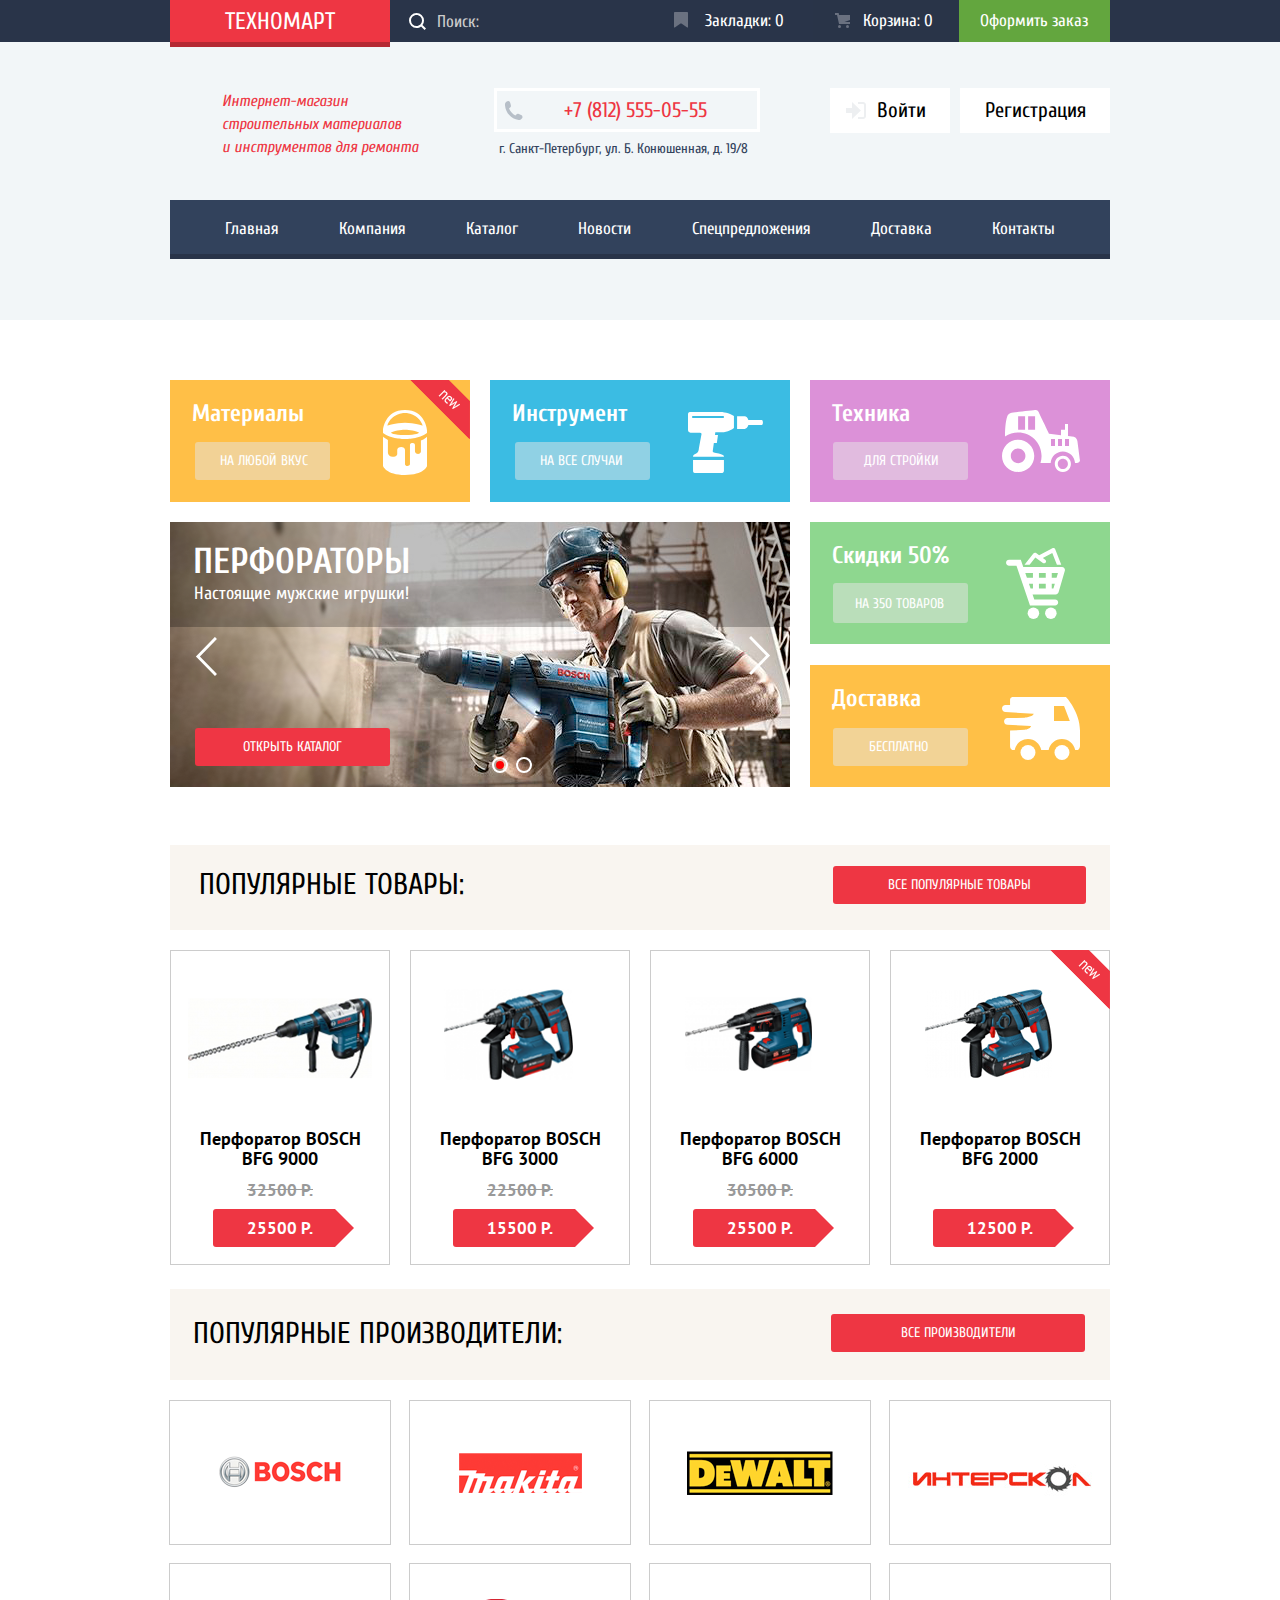
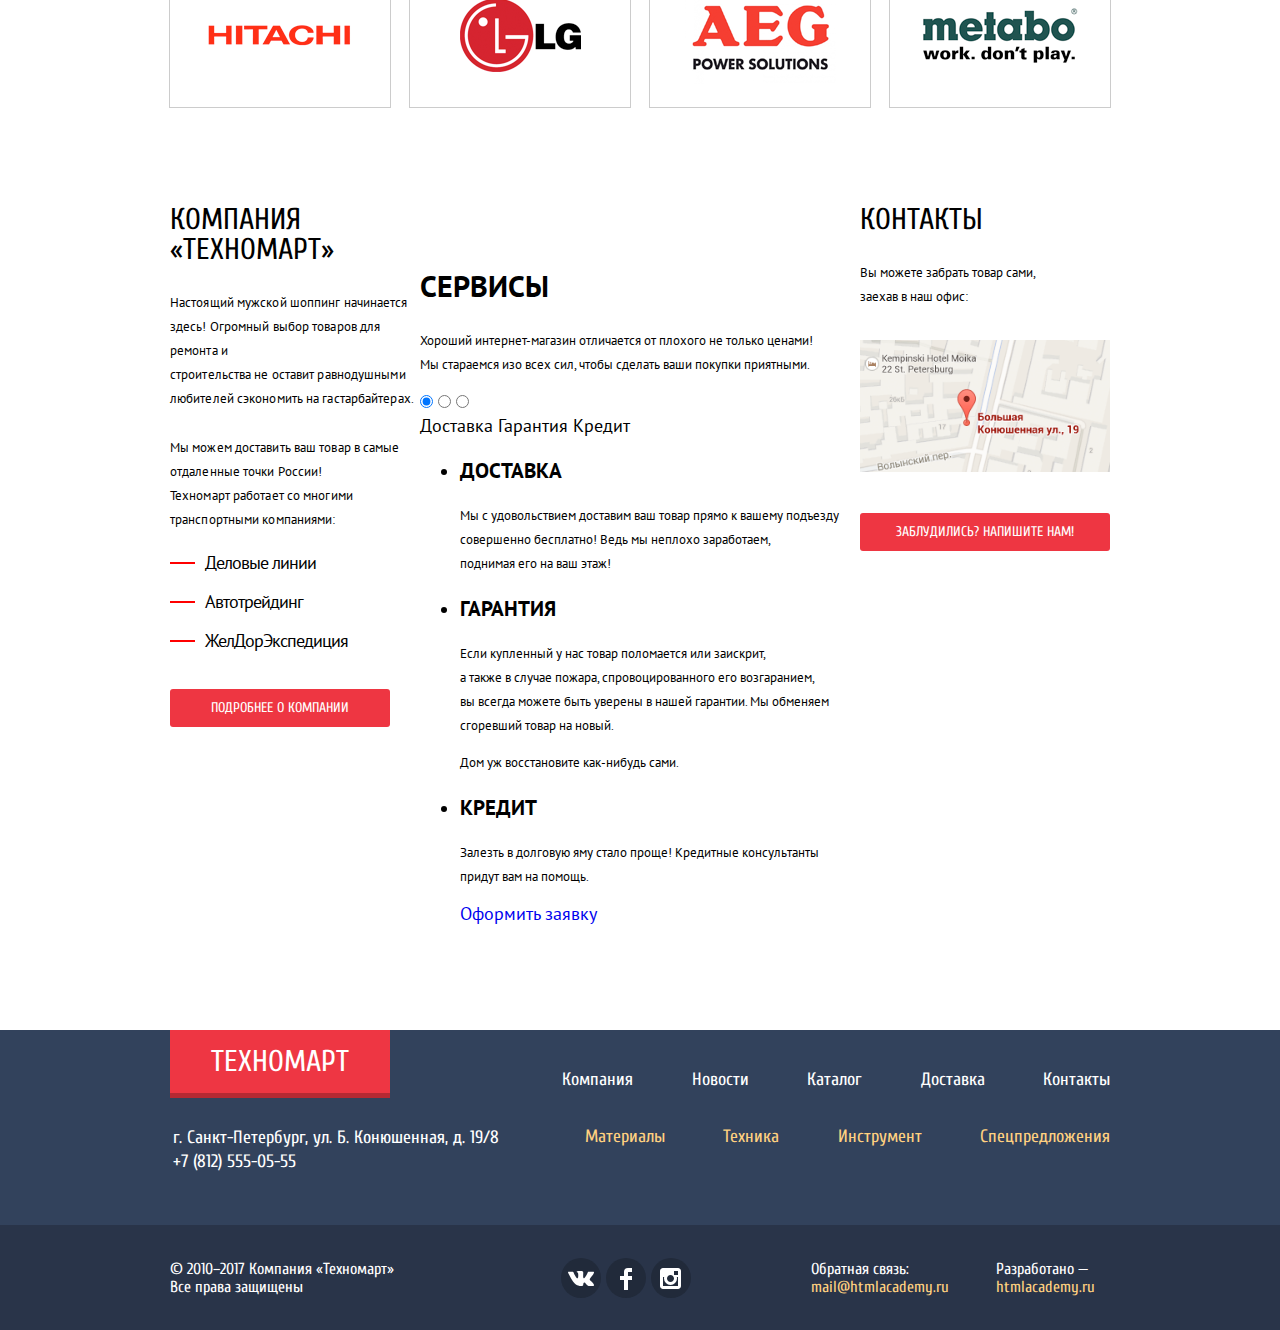
<file: index.html>
<!DOCTYPE html>
<html lang="ru">
  <head>
    <meta charset="utf-8">
    <title>HTML Academy: Техномарт</title>
     <link href="https://fonts.googleapis.com/css?family=Cuprum:400,400i,700,700i&amp;subset=cyrillic" rel="stylesheet">
   <link href="https://fonts.googleapis.com/css?family=PT+Sans:400,400i,700,700i&amp;subset=cyrillic" rel="stylesheet">
    <link rel="stylesheet" href="css/normalize.css">
    <link rel="stylesheet" href="css/style.css">
</head>


  <body>
        <header class="main-header">
            <div class="header-nav">
                <div class="wrapper">
                    <div class="header-nav-block">
                         <a class="site-name button-red" aria-label="Ссылка на главную страницу"><span>ТЕХНОМАРТ</span></a>
                         <div class="header-search">
                            <form class="form-post" method="post" action="https://echo.htmlacademy.ru">     
                               <input  type="text" class="search-input" name="search" placeholder="Поиск:" aria-label="Поле поиска">
                               <input  type="submit" class="search-button" value=""  aria-label="Кнопка Поиск на странице Техномарт">
                            </form>
                         </div>
                      </div>

                      <div class="order-header-list">
                          <ul class="order-header">
                              <li>
                                  <a href="#" aria-label="Ссылка на страницу закладки">Закладки: 0
                                      <svg version="1.1" xmlns="http://www.w3.org/2000/svg" xmlns:xlink="http://www.w3.org/1999/xlink" x="0px" y="0px"
                                       width="14px" height="16px" viewBox="0 0 14 16" enable-background="new 0 0 14 16" xml:space="preserve">
                                          <path fill="#6a7180" d="M14,15c0,0.55-0.368,0.741-0.818,0.426l-5.363-3.765c-0.45-0.315-1.187-0.315-1.637,0l-5.364,3.765
                                        C0.368,15.741,0,15.55,0,15V1c0-0.55,0.45-1,1-1h12c0.55,0,1,0.45,1,1V15z"/>
                                      </svg>
                                  </a>
                              </li>
                              <li>
                                  <a href="#" aria-label="Ссылка на страницу корзина">Корзина: 0
                                      <svg version="1.1" xmlns="http://www.w3.org/2000/svg" xmlns:xlink="http://www.w3.org/1999/xlink" x="0px" y="0px"
                                             width="15px" height="15px" viewBox="0 0 15 15" enable-background="new 0 0 15 15" xml:space="preserve">
                                            <g>
                                            <circle fill="#6a7180" cx="4.5" cy="13.5" r="1.5"/>
                                            <circle fill="#6a7180" cx="12.5" cy="13.5" r="1.5"/>
                                            <polygon fill="#6a7180" points="15,2 4.07,2 3.648,0 0,0 0,2 2.031,2 4.016,11 15,11 15,9 9.441,9 15,6.951   "/>
                                            </g>
                                      </svg>
                                  </a>
                              </li>
                              <li>
                                  <a href="#" class="buy" aria-label="Ссылка на страницу оформить заказ">Оформить заказ</a>
                              </li>
                            </ul>
                        </div>
                    </div>
                </div>

                <div class="header-columns">
                    <div class="wrapper">
                        <div class="header-columns-item">
                    		    <h1>Интeрнет-магазин <br>
                                строительных материалов <br> 
                                и инструментов для ремонта
                            </h1>
                        </div>

                    		<div class="header-contact">	
                  	        <a href="tel:+7(812)555-05-55" aria-label="Ссылка на номер телефона Техномарта">+7 (812) 555-05-55</a>
                  			    <span>г. Санкт-Петербург, ул. Б. Конюшенная, д. 19/8</span>
                    		</div>
                              
                        <div class="user-navigation">
                            <ul class="user-navigation-list">
                                <li>
                                    <a href="#" class="login-link" aria-label="Ссылка на страницу Войти">Войти
                                        <svg version="1.1" id="Layer_1" xmlns="http://www.w3.org/2000/svg" xmlns:xlink="http://www.w3.org/1999/xlink" x="0px" y="0px"
                                        width="20px" height="17px" viewBox="0 0 20 17" enable-background="new 0 0 20 17" xml:space="preserve">
                                        <g>
                                        <polygon fill="#edeff1" points="14.875,8.5 6,0 6,6 0,6 0,11 6,11 6,17   "/>
                                        </g>
                                        <path fill="#edeff1" d="M16.986,15.01h-5.027V17h5.027c2.178,0,3.004-1.81,3.029-3.026V3.028C19.99,1.811,19.164,0,16.986,0h-5.027
                                        v1.99h5.027c0.839,0,0.992,0.681,1.01,1.057v10.904C17.979,14.327,17.825,15.01,16.986,15.01z"/>
                                        </svg>
                                    </a>
                                  </li>
                                  <li>
                                      <a href="#" class="registration" aria-label="Ссылка на страницу Регистрация">Регистрация</a>
                                  </li>
                            </ul>
                        </div>
                    </div>
                </div>  
     
                <div class="wrapper">
                    <div class="site-nav-div">
                    		<nav class="site-nav">
                      			<a aria-label="Ссылка на страницу Главная">Главная</a>
                      			<a href="#" aria-label="Ссылка на страницу Компания">Компания</a>
                      			<a href="catalog.html" aria-label="Ссылка на страницу Каталог">Каталог</a>
                      			<a href="#" aria-label="Ссылка на страницу Новости">Новости</a>
                      			<a href="#" aria-label="Ссылка на страницу Спацпродложения">Спецпредложения</a>
                      			<a href="#" aria-label="Ссылка на страницу Доставка">Доставка</a>
                      			<a href="#" aria-label="Ссылка на страницу Контакты">Контакты</a>
                    		</nav>
                    </div>
                </div>
      </header>

      <main>
          <div class="wrapper">
                <div class="info-blocks">
                    <div class="info-blocks-top">
                        <div class="flag flag-new">новинка</div>
                        <div class="info-blocks-item block-1">
                            <h3>Материалы</h3>
                            <a href="#" aria-label="Ссылка на страницу матариалы">НА ЛЮБОЙ ВКУС</a>
                        </div>

                        <div class="info-blocks-item block-2">
                            <h3>Инструмент</h3>
                            <a href="#" aria-label="Ссылка на страницу инструменты">НА ВСЕ СЛУЧАИ</a>
                        </div>

                        <div class="info-blocks-item block-3">
                            <h3>Техника</h3>
                            <a href="#" aria-label="Ссылка на страницу для стройки">ДЛЯ СТРОЙКИ</a>
                        </div>
                    </div>

                    <div class="info-blocks-bottom">





                        <div class="info-blocks-item block-4">
                          <input type="radio" name="point" id="slide1" checked>
                          <input type="radio" name="point" id="slide2">
                          <div class="slider">
                            <div class="slides slide1">
                              <h4 class="for-block-4">ДРЕЛИ</h4>
                            <p>Соседям на радость!</p>
                            <a href="catalog.html" class="catalog-open button-red" aria-label="Ссылка открыть каталог">ОТКРЫТЬ КАТАЛОГ</a>
                            </div>
                            <div class="slides slide2">
                              <h4 class="for-block-4">ПЕРФОРАТОРЫ</h4>
                            <p>Настоящие мужские игрушки!</p>
                            <a href="catalog.html" class="catalog-open button-red" aria-label="Ссылка открыть каталог">ОТКРЫТЬ КАТАЛОГ</a>
                            </div>
                          </div>
                          <div class="controls">
                            <label for="slide1"></label>
                            <label for="slide2"></label>
                          </div>

                            
                        </div>









                        <div class="info-blocks-bottom-right">
                            <div class="info-blocks-item block-5">
                                <h3>Скидки 50%</h3>
                                <a href="#" aria-label="Ссылка на страницу скидки">НA 350 ТОВАРОВ</a>
                            </div>
                            <div class="info-blocks-item block-6">
                                <h3>Доставка</h3>
                                <a href="#" aria-label="Ссылка на страницу доставка бесплатно">БЕСПЛАТНО</a>
                            </div>
                        </div>
                    </div>
                </div>
          </div>

          <div class="wrapper">
              <div class="popular-goods">
                  <h2>ПОПУЛЯРНЫЕ ТОВАРЫ:</h2>
                  <a href="#" class="popular-button button-red" aria-label="Ссылка на страницу все полулярные товары">ВСЕ ПОПУЛЯРНЫЕ ТОВАРЫ</a> 
              </div>
              <div class="goods-show">
                  <div class="catalog-item"> 
                      <div class="actions">
                          <a href="#" class="buy" aria-label="ссылка купить">Купить</a>
                          <a href="#" class="bookmark" aria-label="ссылка добавить в закладки">В закладки</a>
                      </div>
                      <div class="image"><img class="bosch-9000" width="184" height="164" src="img/perforator_bosch_bfg_9000.png" alt="Bosch BFG 9000"></div>
                      <div class="title">Перфоратор BOSCH BFG 9000</div>
                      <div class="discount">32500 Р.</div>
                      <div class="price">25500 Р.</div>
                  </div>

                  <div class="catalog-item">
                      <div class="actions">
                          <a href="#" class="buy" aria-label="ссылка купить">Купить</a>
                          <a href="#" class="bookmark" aria-label="ссылка добавить в закладки">В закладки</a>
                      </div>
                      <div class="image"><img width="129" height="112" src="img/perforator_bosch_bfg_3000.png" alt="Bosch BFG 3000"></div>
                      <div class="title">Перфоратор BOSCH BFG 3000</div>
                      <div class="discount">22500 Р.</div>
                      <div class="price">15500 Р.</div>
                 </div>

                 <div class="catalog-item">
                    <div class="actions">
                        <a href="#" class="buy" aria-label="ссылка купить">Купить</a>
                        <a href="#" class="bookmark" aria-label="ссылка добавить в закладки">В закладки</a>
                    </div>
                    <div class="image"><img width="127" height="112" src="img/perforator_bosch_bfg_6000.png" alt="Bosch BFG 6000"></div>
                    <div class="title">Перфоратор BOSCH BFG 6000</div>
                    <div class="discount">30500 Р.</div>
                    <div class="price">25500 Р.</div>
                </div>

                <div class="catalog-item">
                    <div class="flag flag-new">новинка</div>
                    <div class="actions">
                        <a href="#" class="buy" aria-label="ссылка купить">Купить</a>
                        <a href="#" class="bookmark" aria-label="ссылка добавить в закладки">В закладки</a>
                    </div>
                    <div class="image"><img width="127" height="112" src="img/perforator_bosch_bfg_2000.png" alt="Bosch BFG 2000"></div>
                    <div class="title">Перфоратор BOSCH BFG 2000</div>
                    <div class="discount"></div>
                    <div class="price">12500 Р.</div>
                </div>
            </div>
            <div class="popular-manufacturers">
                <h2>ПОПУЛЯРНЫЕ ПРОИЗВОДИТЕЛИ:</h2>
                <a href="#" class="popular-manufacturers-button button-red" aria-label="ссылка все производители">ВСЕ ПРОИЗВОДИТЕЛИ</a> 
            </div>
        </div>

        <div class="wrapper">
            <div class="manufacturers-show">
                <ul class="manufacturers-show-list">
                    <li class="manufacturers-show-item"><a href="#"><img src="img/manufacturers-show-item-bosch.png" alt="Bosch" width="126" height="37"></a></li>
                    <li class="manufacturers-show-item"><a href="#"><img src="img/manufacturers-show-item-makita.png" alt="Makita" width="123" height="40"></a></li>
                    <li class="manufacturers-show-item"><a href="#"><img src="img/manufacturers-show-item-dewalt.png" alt="Dewalt" width="146" height="44"></a></li>
                    <li class="manufacturers-show-item"><a href="#"><img src="img/manufacturers-show-item-interskol.png" alt="Интерскол" width="200" height="88"></a></li>
                    <li class="manufacturers-show-item"><a href="#"><img src="img/manufacturers-show-item-hitachi.png" alt="Hitachi" width="169" height="31"></a></li>
                    <li class="manufacturers-show-item"><a href="#"><img src="img/manufacturers-show-item-lg.png" alt="LG" width="121" height="73"></a></li>
                    <li class="manufacturers-show-item"><a href="#"><img src="img/manufacturers-show-item-aeg.png" alt="AEG" width="151" height="96"></a></li>
                    <li class="manufacturers-show-item"><a href="#"><img src="img/manufacturers-show-item-metabo.png" alt="Metabo" width="204" height="69"></a></li>
               </ul>
            </div>
        </div>


        <div class="wrapper">
            <div class="index-columns">
                <div class="info">
                    <article>
                        <h3>КОМПАНИЯ «ТЕХНОMАРТ»</h3>
                  		  <p>Настоящий мужской шоппинг начинается здесь! Огромный выбор товаров для ремонта и <br>
                  			       строительства не оставит равнодушными любителей сэкономить на гастарбайтерах.</p>          				
                  			<p>Мы можем доставить ваш товар в самые отдаленные точки России! <br>
                                Техномарт работает со многими транспортными компаниями: </p>
                        <ul class="partners-list">
                            <li class="partners-list-item">Деловые линии</li>
                            <li class="partners-list-item">Автотрейдинг</li>
                            <li class="partners-list-item">ЖелДорЭкспедиция</li>
                        </ul>
                        <a href="#" class="info-button button-red" aria-label="Подробнее о компании Техномарт">ПОДРОБНЕЕ О КОМПАНИИ</a>
                    </article>
                </div>
                <section class="services">
    <div class="services-container">
      <h2 class="services-title">СЕРВИСЫ</h2>
      <p class="services-text advert-text">
        Хороший интернет-магазин отличается от плохого не только ценами!
        Мы стараемся изо всех сил, чтобы сделать ваши покупки приятными.
      </p>
      <input class="visually-hidden" type="radio" id="service-1" name="service-toggle" checked>
      <input class="visually-hidden" type="radio" id="service-2" name="service-toggle">
      <input class="visually-hidden" type="radio" id="service-3" name="service-toggle">
      <div class="services-slider-controls">
        <label for="service-1">Доставка</label>
        <label for="service-2">Гарантия</label>
        <label for="service-3">Кредит</label>
      </div>
      <ul class="services-slider">
        <li class="service-item">
          <h3 class="services-slider-text">ДОСТАВКА</h3>
          <p class="services-text delivery-text">
            Мы с удовольствием доставим ваш товар прямо к вашему подъезду совершенно бесплатно! Ведь мы неплохо заработаем,<br>поднимая его на ваш этаж!
          </p>
        </li>
        <li class="service-item">
          <h3 class="services-slider-text">ГАРАНТИЯ</h3>
          <p class=" services-text warranty-text">
            Если купленный у&nbsp;нас товар поломается или заискрит,<br>а&nbsp;также в&nbsp;случае пожара, спровоцированного его возгаранием, вы&nbsp;всегда можете быть уверены в&nbsp;нашей гарантии. Мы&nbsp;обменяем сгоревший товар на&nbsp;новый.</p>
          <p class="services-text warranty-text">Дом уж&nbsp;восстановите как-нибудь сами.</p>
        </li>
        <li class="service-item">
          <h3 class="services-slider-text">КРЕДИТ</h3>
          <p class="services-text credit-text">
            Залезть в долговую яму стало проще!
            Кредитные консультанты придут вам на помощь.
          </p>
          <a class="button credit-button" href="credit.html">Оформить заявку</a>
        </li>
      </ul>
    </div>
  </section>

                <div class="contact">
                    <section>
                        <h3>КОНТАКТЫ</h3>
                	      <p>Вы можете забрать товар сами, <br>
                                заехав в наш офис: </p>
                        <a href="#" class="link-map" aria-label="ссылка адрес на карте"><img src="img/index_map.png" width="300" height="158" alt="Адрес на карте"></a> <br>
                        <a href="#" class="contact-button button-red" aria-label="ссылка на страницу напишите нам">ЗАБЛУДИЛИСЬ? НАПИШИТЕ НАМ!</a>		
                    </section>
                </div>
            </div>
        </div>

        <footer class="foot"> 
            <div class="footer-top">
                <div class="wrapper">
                    <div class="footer-top-columns">
                            <a class="site-name button-red"><span>ТЕХНОМАРТ</span></a>
                	          <nav class="nav-footer">
                              		  <a href="#" aria-label="Ссылка на страницу компания">Компания</a>
                        				    <a href="#" aria-label="Ссылка на страницу новости">Новости</a>
                        				    <a href="catalog.html" aria-label="Ссылка на страницу новости каталог">Каталог</a>
                        				    <a href="#" aria-label="Ссылка на страницу новости доставка">Доставка</a>
                        				    <a href="#" aria-label="Ссылка на страницу контакты">Контакты</a>
          			            </nav>
                    </div>
                    <div class="footer-block">
                            <div class="footer-adress">
      			                        <span>г. Санкт-Петербург, ул. Б. Конюшенная, д. 19/8</span> 
      			                        <a href="tel:+7(812)555-05-55" aria-label="Ссылка на номер телефона Техномарт">+7 (812) 555-05-55</a>
                            </div>
                            
                  			    <ul class="footer-list">
                  				          <li><a href="#" aria-label="Ссылка на страницу материалы">Материалы</a></li>
                        				    <li><a href="#" aria-label="Ссылка на страницу техника">Техника</a></li>
                        				    <li><a href="#" aria-label="Ссылка на страницу инструменты">Инструмент</a></li>
                        				    <li><a href="#" aria-label="Ссылка на страницу спецпредложения">Спецпредложения</a></li>
                      			</ul> 
                    </div>
                </div>
            </div>

            <div class=footer-bottom>
                <div class="wrapper">
		                <p class="footer-copyright">
			                   © 2010–2017 Компания «Техномарт» <br>
			                   Все права защищены
		                </p>
                    <div class="footer-social">
            				    <ul class="social-list">	
                					     <li><a href="https://htmlacademy.ru/" aria-label="Техномарт на сайте Вконтакте"><img src="img/icon-vk.svg" class="social-button" alt="Вконтакте" width="26" height="15"></a></li>
                               <li><a href="https://www.facebook.com/htmlacademy" aria-label="Техномарт на сайте Фейсбук"><img src="img/icon-fb.svg" class="social-button" alt="Фейсбук" width="12" height="22"></a></li>
                               <li><a href="https://www.instagram.com/htmlacademy/"  aria-label="Техномарт на сайте Инстаграм"><img src="img/icon-insta.svg" class="social-button" alt="Инстаграм" width="21" height="21"></a></li>
            				    </ul>
        			      </div>
                    <div class="footer-bottom-block">
              			    <div class="footer-contact">
          				          <span>Обратная связь:</span>
           				          <a href="mailto:mail@htmlacademy.ru" aria-label="E-Mail HTML Academy">mail@htmlacademy.ru</a>
               			    </div>
     			              <div class="footer-righter">
 			                      <span>Разработано —</span>
                            <a class="button" href="https://htmlacademy.ru" aria-label="Ссылка на страницу HTML Academy" >htmlacademy.ru</a>
                        </div>
                    </div>
                </div>
            </div>
        </footer>
        <section class="modal-write-us">
            <form class="write-us" action="https://echo.htmlacademy.ru" method="post">
                <div class="write-us-item">
                    <p>
                        <label class="visually-hidden" for="user-name-modal">Ваше имя:</label> <br>
                        <input class="user-name-icon" id="user-name-modal" type="text" name="name" placeholder="Имя и фамилия" aria-label="Поле ввода имени и фамилии">
                    </p>
                    <p>
                        <label class="visually-hidden" for="user-mail-modal">Ваш e-mail:</label> <br>
                        <input class="user-mail-icon" id="user-mail-modal" type="text" name="mail" placeholder=email@example.com aria-label="Поле ввода вашего Email">
                    </p>
                </div>
                <div class="write-us-item-bottom">
                    Текст письма: <br>
                    <textarea class="area" name="mailtext" cols="40" rows="6" placeholder="В свободной форме" aria-label="Поле ввода вашего сообщения"></textarea><br>
                </div>
                <div class="write-us-button-send-block">
                    <button class="button" type="submit" aria-label="Кнопка оправить">Отправить</button>
                </div>
                <button class="modal-close" type="button" aria-label="Кнопка закрыть окно отправки сообщения">Закрыть</button>
            </form>
        </section>
        <section class="goods-basket">
            <div class="goods-basket-top">
                <span>Товар добавлен в корзину!</span>
            </div>
            <div class="goods-basket-bottom-block">
                <div class="doods-basket-button">
                    <a href="#" aria-label="Ссылка на страницу Оформить заказ">ОФОРМИТЬ ЗАКАЗ</a>
                    <a href="#" aria-label="Ссылка на страницу Продолжить покупки">ПРОДОЛЖИТЬ ПОКУПКИ</a>
                </div>
            </div>
            <button class="modal-close-basket" type="button" aria-label="Кнопка закрыть окно">Закрыть</button>
        </section>
        <section class="modal-map">
          <iframe src="https://www.google.com/maps/embed?pb=!1m18!1m12!1m3!1d2011.8900650485052!2d30.410511537089597!3d59.7180196081844!2m3!1f0!2f0!3f0!3m2!1i1024!2i768!4f13.1!3m3!1m2!1s0x46962115abc8977b%3A0x1d4d4bbd2222f4a6!2sKonyushennaya+Ulitsa%2C+19%2C+Pushkin%2C+Sankt-Peterburg%2C+Russland%2C+196601!5e0!3m2!1sde!2sde!4v1547995253077" width="940" height="450"  style="border:0" allowfullscreen></iframe>
          <button class="modal-close-map" type="button" aria-label="Кнопка закрыть окно">Закрыть</button>
        </section>
    </main>

    <script>
          var link = document.querySelector(".contact-button");
          var popup = document.querySelector(".modal-write-us");
          var close = document.querySelector(".modal-close");

           var form = popup.querySelector("form");
           var name = popup.querySelector(".user-name-icon");
           var email = popup.querySelector(".user-mail-icon");
           var mailtext = popup.querySelector(".area");
           var login = popup.querySelector("[name]");


          form.addEventListener("submit", function(evt) {
            if(!name.value || !email.value || !mailtext.value){
          evt.preventDefault();  
        }
          });



          link.addEventListener("click", function (evt) {
          evt.preventDefault();
          popup.classList.add("open");
          login.focus();

                });
          close.addEventListener("click", function (evt) {
          evt.preventDefault();
          popup.classList.remove("open");
          });







            var linkBuy = document.querySelector(".buy");
            var popupBuy = document.querySelector(".goods-basket");
            var closeBuy = document.querySelector(".modal-close-basket");


            linkBuy.addEventListener("click", function (evt) {
            evt.preventDefault();
            popupBuy.classList.add("open");

                  });
            closeBuy.addEventListener("click", function (evt) {
            evt.preventDefault();
            popupBuy.classList.remove("open");
            });




            var linkMap = document.querySelector(".link-map");
            var popupMap = document.querySelector(".modal-map");
            var closeMap = document.querySelector(".modal-close-map");

            linkMap.addEventListener("click", function (evt) {
            evt.preventDefault();
            popupMap.classList.add("modal-map-open");

                  });
            closeMap.addEventListener("click", function (evt) {
            evt.preventDefault();
            popupMap.classList.remove("modal-map-open");
            });
     </script>
  </body>
</html>
</file>
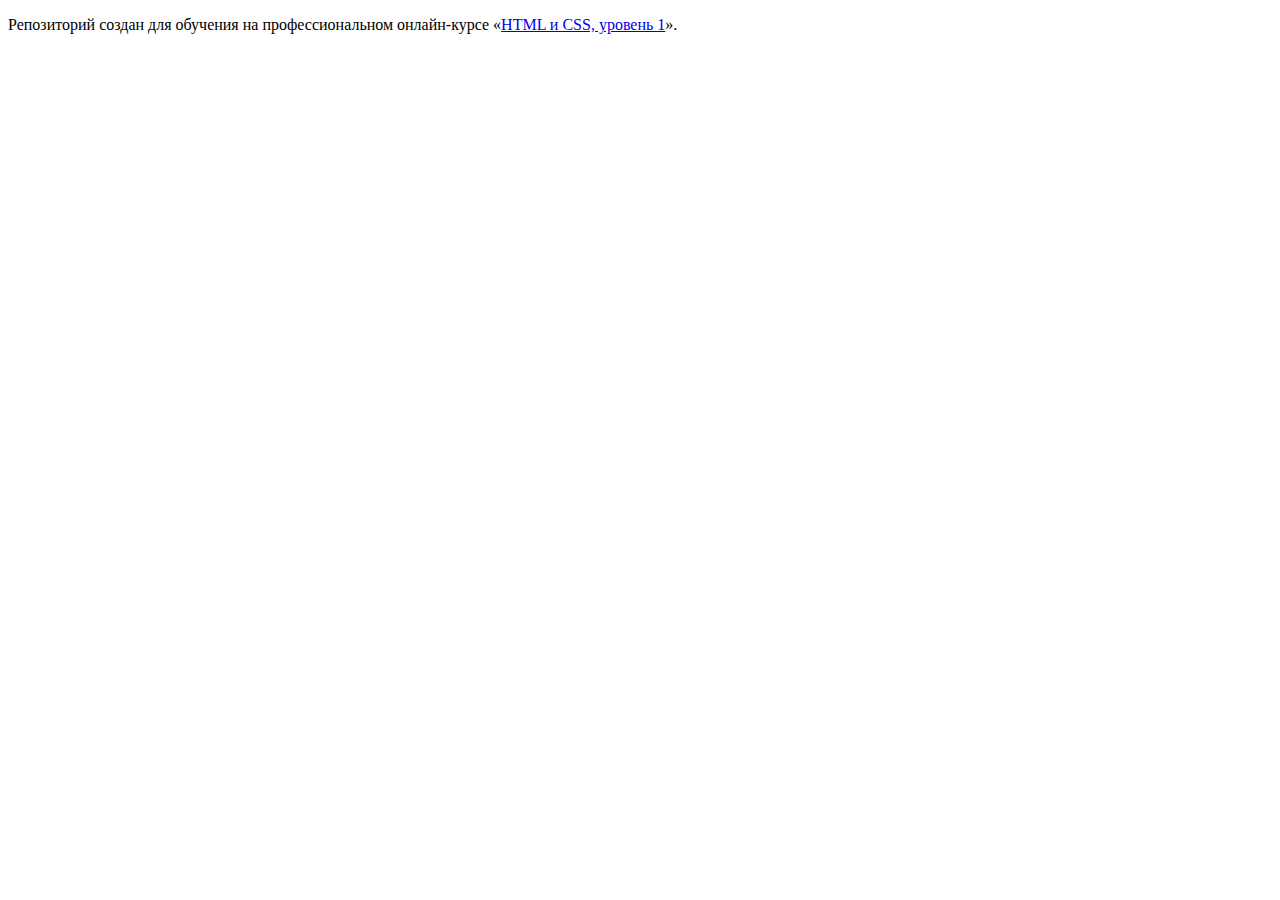
<file: master/index.html>
<!DOCTYPE html>
<html lang="ru">
  <head>
    <meta charset="utf-8">
    <title>HTML Academy: Техномарт</title>
    <base href="https://htmlacademy-htmlcss.github.io/220146-technomart/master/">
</head>
  <body>

    <p>Репозиторий создан для обучения на профессиональном онлайн‑курсе «<a href="https://htmlacademy.ru/intensive/htmlcss">HTML и CSS, уровень 1</a>».</p>

  </body>
</html>
</file>
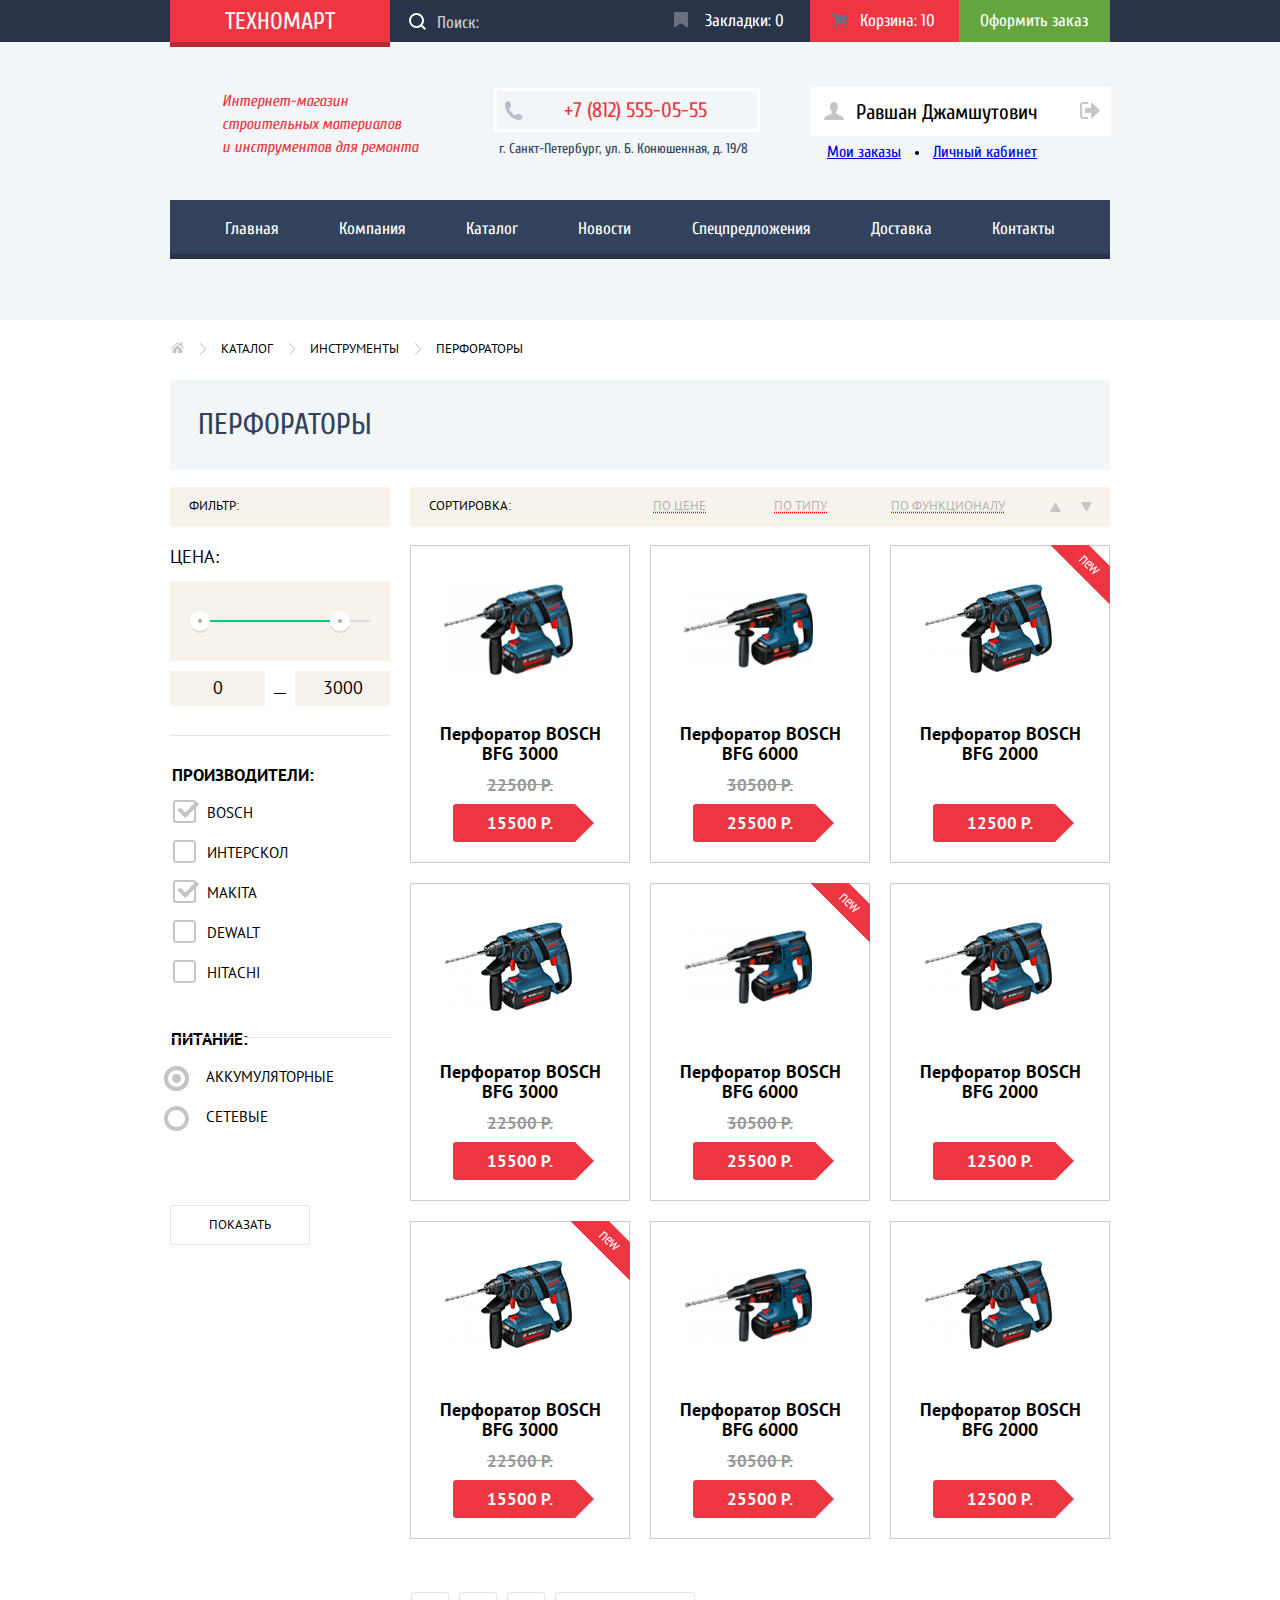
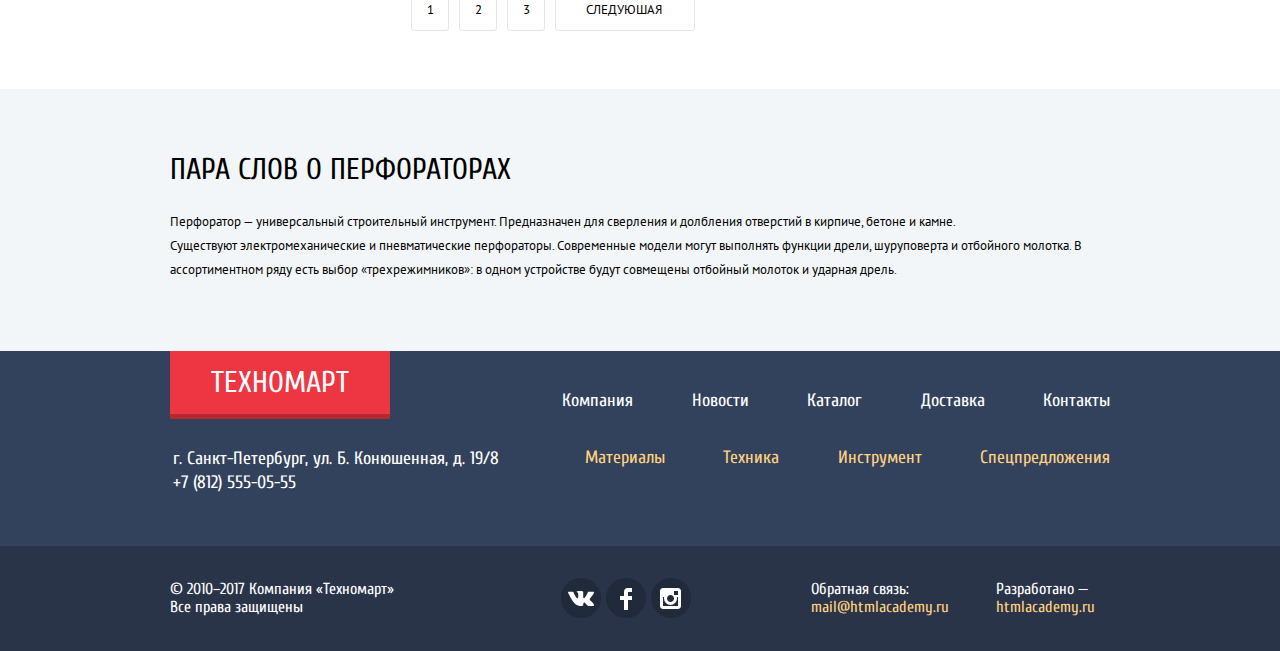
<file: catalog.html>
<!DOCTYPE html>
<html lang="ru">
  <head>
    <meta charset="utf-8">
    <title>HTML Academy: Техномарт-Каталог</title>
    <link href="https://fonts.googleapis.com/css?family=Cuprum:400,400i&amp;subset=cyrillic" rel="stylesheet">
    <link href="https://fonts.googleapis.com/css?family=Cuprum:700&amp;subset=cyrillic" rel="stylesheet">
    <link href="https://fonts.googleapis.com/css?family=Cuprum:700i&amp;subset=cyrillic" rel="stylesheet">
    <link href="https://fonts.googleapis.com/css?family=PT+Sans:400,700&amp;subset=cyrillic" rel="stylesheet">
    <link href="https://fonts.googleapis.com/css?family=PT+Sans:700i&amp;subset=cyrillic" rel="stylesheet">
    <link rel="stylesheet" href="css/normalize.css">
    <link rel="stylesheet" href="css/style.css">
    

  </head>
  <body>
        <header class="main-header">
                <div class="header-nav">
                        <div class="wrapper">
                                  <div class="header-nav-block">
                                          <a class="site-name button-red" aria-label="Ссылка на главную страницу" href="index.html"><span>ТЕХНОМАРТ</span></a>
                                          <div class="header-search">
                                                  <form method="post" action="https://echo.htmlacademy.ru">     
                                                          <input type="text" name="search" placeholder="Поиск:" aria-label="Поле поиска">
                                                          <input type="submit"  value=""  aria-label="Поиск на странице Техномарт">
                                                  </form>
                                          </div>
                                  </div>


                                  <div class="order-header-list">
                                    <ul class="order-header">
                                      <li><a href="#">Закладки: 0
                                            <svg version="1.1" xmlns="http://www.w3.org/2000/svg" xmlns:xlink="http://www.w3.org/1999/xlink" x="0px" y="0px"
                                               width="14px" height="16px" viewBox="0 0 14 16" enable-background="new 0 0 14 16" xml:space="preserve">
                                            <path fill="#6a7180" d="M14,15c0,0.55-0.368,0.741-0.818,0.426l-5.363-3.765c-0.45-0.315-1.187-0.315-1.637,0l-5.364,3.765
                                              C0.368,15.741,0,15.55,0,15V1c0-0.55,0.45-1,1-1h12c0.55,0,1,0.45,1,1V15z"/>
                                            </svg>
                                      </a></li>
                                      <li><a href="#" class="cart buton-red">Корзина: 10
                                      <svg version="1.1" xmlns="http://www.w3.org/2000/svg" xmlns:xlink="http://www.w3.org/1999/xlink" x="0px" y="0px"
                                                   width="15px" height="15px" viewBox="0 0 15 15" enable-background="new 0 0 15 15" xml:space="preserve">
                                                  <g>
                                                  <circle fill="#6a7180" cx="4.5" cy="13.5" r="1.5"/>
                                                  <circle fill="#6a7180" cx="12.5" cy="13.5" r="1.5"/>
                                                  <polygon fill="#6a7180" points="15,2 4.07,2 3.648,0 0,0 0,2 2.031,2 4.016,11 15,11 15,9 9.441,9 15,6.951   "/>
                                                </g>
                                            </svg></a></li>
                                      <li><a href="#">Оформить заказ</a></li>
                                    </ul>
                                  </div>
                          </div>
                  </div>

                  <div class="header-columns">
                          <div class="wrapper">
                                  <div class="header-columns-item">
                                          <h1>Интернет-магазин <br>
                                              строительных материалов <br> 
                                              и инструментов для ремонта</h1>
                                  </div>
                                 <div class="header-contact"> 
                                         <a href="tel:+7(812)555-05-55" aria-label="Ссылка на номер телефона Техномарта">+7 (812) 555-05-55</a>
                                         <span>г. Санкт-Петербург, ул. Б. Конюшенная, д. 19/8</span>
                                  </div>
                                  <div class="user-navigation-catalog">
                                              <div class="name-input">
                                                        <svg class="login" version="1.1" xmlns="http://www.w3.org/2000/svg" xmlns:xlink="http://www.w3.org/1999/xlink" x="0px" y="0px"
                                                           width="20px" height="18px" viewBox="0 0 20 18" enable-background="new 0 0 20 18" xml:space="preserve">
                                                        <path fill="#c5c5c5" d="M17.881,14.166c-2.144-0.735-4.256-1.666-5.207-2.39c-0.657-0.501-0.77-1.618-0.517-2.415
                                                          c1.118-0.903,1.864-2.477,1.864-4.278C14.021,2.276,12.221,0,10,0S5.979,2.276,5.979,5.083c0,1.801,0.746,3.374,1.863,4.277
                                                          c0.253,0.798,0.141,1.915-0.517,2.416c-0.95,0.724-3.063,1.654-5.207,2.39S0,18,0,18h20C20,18,20.025,14.901,17.881,14.166z"/>
                                                        </svg>
                                                    <input type="text" value="Равшан Джамшутович" aria-label="Поле ввода имени">
                                                    <svg class="logout" version="1.1" xmlns="http://www.w3.org/2000/svg" xmlns:xlink="http://www.w3.org/1999/xlink" x="0px" y="0px"
                                                             width="21px" height="17px" viewBox="0 0 21 17" enable-background="new 0 0 21 17" xml:space="preserve">
                                                          <g>
                                                            <polygon fill="#c5c5c5" points="21,8.5 12.125,0 12.125,6 6.125,6 6.125,11 12.125,11 12.125,17   "/>
                                                            <path fill="#c5c5c5" d="M3.106,13.952V3.048c0.018-0.376,0.171-1.057,1.01-1.057h5.027V0H4.116C1.938,0,1.112,1.81,1.087,3.027
                                                              v10.946C1.112,15.189,1.938,17,4.116,17h5.027v-1.99H4.116C3.277,15.01,3.124,14.327,3.106,13.952z"/>
                                                          </g>
                                                    </svg>
                                              </div>

                                              <ul class="user-catalog">
                                                      <li><a href="#" aria-label="Ссылка на страницу Мои заказы">Мои заказы</a></li>
                                                      <li><a class="personal-area" href="#" aria-label="Ссылка на страницу Личный кабинет">Личный кабинет</a></li>
                                              </ul>

                                      </div>                
                          </div>
                  </div>  

                  
                  <div class="wrapper">
                    <div class="site-nav-div">
                      <nav class="site-nav">
                        <a href="index.html" aria-label="Ссылка на страницу Главная">Главная</a>
                                        <a href="#" aria-label="Ссылка на страницу Компания">Компания</a>
                                        <a href="#" aria-label="Ссылка на страницу Каталог">Каталог</a>
                                        <a href="#" aria-label="Ссылка на страницу Новости">Новости</a>
                                        <a href="#" aria-label="Ссылка на страницу Спацпродложения">Спецпредложения</a>
                                        <a href="#" aria-label="Ссылка на страницу Доставка">Доставка</a>
                                        <a href="#" aria-label="Ссылка на страницу Контакты">Контакты</a>
                      </nav>
                    </div>
                  </div>
                        
      

      </header>


  	      <main class="container">
            <div class="wrapper">
              		<nav class="breadcrumb">
                    			<ul class="breadcrumb-list">
                            			<li><a href="index.html" aria-label="Ссылка на главную страницу"><img src="img/icon-home.svg" width="14" height="12" alt="Главная страница"></a></li>
                            			<li><a href="#" aria-label="Ссылка на страницу Каталог">КАТАЛОГ</a></li>
                            			<li><a href="#" aria-label="Ссылка на страницу Инструменты">ИНСТРУМЕНТЫ</a></li>
                            			<li><a class="breadcrumb-current" aria-label="Ссылка на страницу Перфораторы">ПЕРФОРАТОРЫ</a></li>
                    			</ul>
  		            </nav>

                  <div class="page">
  		                    <h2 class="page-titel">ПЕРФОРАТОРЫ</h2>
                  </div>
                  <div class="filter-sort">
                    <div class="filter-div">
                      <h4>ФИЛЬТР:</h4>
                    </div>
                    <div class="sort-div">
                      <h4>СОРТИРОВКА:</h4>
                      <button class="sort-price sort-button" aria-label="Кнопка сортировка по цене">ПО ЦЕНЕ</button>
                      <button class="sort-type sort-button" aria-label="Кнопка сортировка по типу">ПО ТИПУ</button>
                      <button class="sort-funktional sort-button" aria-label="Кнопка сортировка по функционалу">ПО ФУНКЦИОНАЛУ</button>
                      <svg class="up" version="1.1" xmlns="http://www.w3.org/2000/svg" xmlns:xlink="http://www.w3.org/1999/xlink" x="0px" y="0px"
                            width="11px" height="10px" viewBox="0 0 11 10" enable-background="new 0 0 11 10" xml:space="preserve">
                            <polygon fill="#c5c5c5" points="5.5,0 0,10 11,10 "/>
                      </svg>
                      <svg class="down" version="1.1" xmlns="http://www.w3.org/2000/svg" xmlns:xlink="http://www.w3.org/1999/xlink" x="0px" y="0px"
                           width="11px" height="10px" viewBox="0 0 11 10" enable-background="new 0 0 11 10" xml:space="preserve">
                          <polyline fill="#c5c5c5" points="5.5,10 0,0 11,0 "/>
                    </svg>

                    </div>
                  </div>
                      <div class="catalog-page">

                            <div class="filters">
                              <div class="filter-price">
                                <span>ЦЕНА:</span>
                                <div class="block-middle">
                                    <svg class="left" version="1.1" xmlns="http://www.w3.org/2000/svg" xmlns:xlink="http://www.w3.org/1999/xlink" x="0px" y="0px"
                                             width="20px" height="23px" viewBox="0 0 20 23" enable-background="new 0 0 20 23" xml:space="preserve">
                                          <path opacity="0.3" fill="#ABABAB" d="M10,20C4.477,20,0,15.522,0,10v2c0,5.522,4.477,10,10,10c5.522,0,10-4.478,10-10v-2
                                            C20,15.522,15.522,20,10,20z"/>
                                          <circle fill="#FFFFFF" cx="10" cy="10" r="10"/>
                                          <circle fill="#ABABAB" cx="10" cy="10" r="2"/>
                                    </svg>
                                    <svg class="right" version="1.1" xmlns="http://www.w3.org/2000/svg" xmlns:xlink="http://www.w3.org/1999/xlink" x="0px" y="0px"
                                             width="20px" height="23px" viewBox="0 0 20 23" enable-background="new 0 0 20 23" xml:space="preserve">
                                          <path opacity="0.3" fill="#ABABAB" d="M10,20C4.477,20,0,15.522,0,10v2c0,5.522,4.477,10,10,10c5.522,0,10-4.478,10-10v-2
                                            C20,15.522,15.522,20,10,20z"/>
                                          <circle fill="#FFFFFF" cx="10" cy="10" r="10"/>
                                          <circle fill="#ABABAB" cx="10" cy="10" r="2"/>
                                    </svg>
                                </div>
                                <div class="block-bottom">
                                  <div class="block-bottom-right">0
                                  </div>
                                  <div class="block-bottom-left">3000
                                  </div>
                                </div>
                              </div>
          			                    <form class="filter" method="get" action="https://echo.htmlacademy.ru">
                    				                <fieldset class="catalog-checkbox">
                    					                      <legend><span>ПРОИЗВОДИТЕЛИ:</span></legend>
                                                    <ul class="filter-checkbox">
                                                            <li class="filter-option">
                                                  	  						<input class="visually-hidden filter-input filter-input-checkbox" type="checkbox" name="Bosch" id="filter-bosch" aria-label="Чекбох Bosch" checked hidden>
                                                                  <label for="filter-bosch">BOSCH</label>
                                                            </li>
                                                            <li class="filter-option">
                                                  	  						<input class="visually-hidden filter-input filter-input-checkbox" type="checkbox" name="interskol" id="filter-interskol" aria-label="Чекбокс Интерскол" hidden>
                                                  	  						<label for ="filter-interskol">ИНТЕРСКОЛ</label>
                                                            </li>
                                                            <li class="filter-option">
                                                  	  						<input class="visually-hidden filter-input filter-input-checkbox" type="checkbox" name="makita" id="filter-makita" aria-label="Чекбокс Makita" checked hidden>
                                                  	  						<label for ="filter-makita">MAKITA</label>
                                                  	  			</li>
                                                            <li class="filter-option">
                                                  	  						<input class="visually-hidden filter-input filter-input-checkbox" type="checkbox" name="dewalt" id="filter-dewalt" aria-label="Чекбокс Dewalt" hidden>
                                                  	  						<label for ="filter-dewalt">DEWALT</label>
                                                  	  			</li>
                                                            <li class="filter-option">
                                                  	  						<input class="visually-hidden filter-input filter-input-checkbox" type="checkbox" name="hitachi" id="filter-hitachi" aria-label="Чекбокс HItachi" hidden>
                                                  	  						<label for ="filter-hitachi">HITACHI</label>
                                                            </li>
                                                    </ul>
                    				                </fieldset>

                                    				<fieldset class="current">
                                    				        <legend><span>ПИТАНИЕ:</span></legend>
                                                    <ul class="filter-current">
                                                            <li class="filter-option">
                                                    								<input class="visually-hidden filter-input filter-input-radio" type="radio" name="pruduct-group" value="battery" id="filter-battery" aria-label="Радиобаттон аккумуляторные" checked hidden>
                                                    								<label for="filter-battery">АККУМУЛЯТОРНЫЕ</label>
                                                            </li>
                                                            <li class="filter-option radio">
                                                    								<input class="visually-hidden filter-input filter-input-radio" type="radio" name="pruduct-group" value="electric" id="filter-electric" aria-label="Радиобаттон сетевые" hidden>
                                                    								<label for="filter-electric">СЕТЕВЫЕ</label>
                                                            </li>
                                                    </ul>
                                    				</fieldset>
            				                        <button type="submit" class="filter-button button" aria-label="кнопка показать">ПОКАЗАТЬ</button>
            			                  </form>
                            </div>

                            <div class="catalog-items">
                                    <div class="catalog-item"> 
                                            <div class="actions">
                                                <a href="#" class="buy" aria-label="Ссылка купить">Купить</a>
                                                <a href="#" class="bookmark" aria-label="Ссылка в закладки">В закладки</a>
                                            </div>
                                            <div class="image"><img width="129" height="112" src="img/perforator_bosch_bfg_3000.png" alt="Bosch BFG 3000"></div>
                                            <div class="title">Перфоратор BOSCH BFG 3000</div>
                                            <div class="discount">22500 Р.</div>
                                            <div class="price">15500 Р.</div>
                                    </div>
                                     <div class="catalog-item">
                                           
                                            <div class="actions">
                                                <a href="#" class="buy" aria-label="Ссылка купить">Купить</a>
                                                <a href="#" class="bookmark" aria-label="Ссылка в закладки">В закладки</a>
                                            </div>
                                            <div class="image"><img width="129" height="112" src="img/perforator_bosch_bfg_6000.png" alt="Bosch BFG 6000"></div>
                                            <div class="title">Перфоратор BOSCH BFG 6000</div>
                                            <div class="discount">30500 Р.</div>
                                            <div class="price">25500 Р.</div>
                                    </div>
                                     <div class="catalog-item">
                                            <div class="flag flag-new">новинка</div>
                                            <div class="actions">
                                                <a href="#" class="buy" aria-label="Ссылка купить">Купить</a>
                                                <a href="#" class="bookmark" aria-label="Ссылка в закладки">В закладки</a>
                                            </div>
                                            <div class="image"><img width="127" height="112" src="img/perforator_bosch_bfg_2000.png" alt="Bosch BFG 2000"></div>
                                            <div class="title">Перфоратор BOSCH BFG 2000</div>
                                            <div class="discount"></div>
                                            <div class="price">12500 Р.</div>
                                    </div>
                                     <div class="catalog-item">
                                            
                                            <div class="actions">
                                                <a href="#" class="buy" aria-label="Ссылка купить">Купить</a>
                                                <a href="#" class="bookmark" aria-label="Ссылка в закладки">В закладки</a>
                                            </div>
                                            <div class="image"><img width="127" height="112" src="img/perforator_bosch_bfg_3000.png" alt="Bosch BFG 3000"></div>
                                            <div class="title">Перфоратор BOSCH BFG 3000</div>
                                            <div class="discount">22500 Р.</div>
                                            <div class="price">15500 Р.</div>
                                    </div>
                                     <div class="catalog-item">
                                            <div class="flag flag-new">новинка</div>
                                            <div class="actions">
                                                <a href="#" class="buy" aria-label="Ссылка купить">Купить</a>
                                                <a href="#" class="bookmark" aria-label="Ссылка в закладки">В закладки</a>
                                            </div>
                                            <div class="image"><img width="127" height="112" src="img/perforator_bosch_bfg_6000.png" alt="Bosch BFG 6000"></div>
                                            <div class="title">Перфоратор BOSCH BFG 6000</div>
                                            <div class="discount">30500 Р.</div>
                                            <div class="price">25500 Р.</div>
                                    </div>
                                     <div class="catalog-item">
                                            
                                            <div class="actions">
                                                <a href="#" class="buy" aria-label="Ссылка купить">Купить</a>
                                                <a href="#" class="bookmark" aria-label="Ссылка в закладки">В закладки</a>
                                            </div>
                                            <div class="image"><img width="127" height="112" src="img/perforator_bosch_bfg_2000.png" alt="Bosch BFG 2000"></div>
                                            <div class="title">Перфоратор BOSCH BFG 2000</div>
                                            <div class="discount"></div>
                                            <div class="price">12500 Р.</div>
                                    </div>
                                     <div class="catalog-item">
                                            <div class="flag flag-new">новинка</div>
                                            <div class="actions">
                                                <a href="#" class="buy" aria-label="Ссылка купить">Купить</a>
                                                <a href="#" class="bookmark" aria-label="Ссылка в закладки">В закладки</a>
                                            </div>
                                            <div class="image"><img width="127" height="112" src="img/perforator_bosch_bfg_3000.png" alt="Bosch BFG 3000"></div>
                                            <div class="title">Перфоратор BOSCH BFG 3000</div>
                                            <div class="discount">22500 Р.</div>
                                            <div class="price">15500 Р.</div>
                                    </div>
                                     <div class="catalog-item">
                                            
                                            <div class="actions">
                                                <a href="#" class="buy" aria-label="Ссылка купить">Купить</a>
                                                <a href="#" class="bookmark" aria-label="Ссылка в закладки">В закладки</a>
                                            </div>
                                            <div class="image"><img width="127" height="112" src="img/perforator_bosch_bfg_6000.png" alt="Bosch BFG 6000"></div>
                                            <div class="title">Перфоратор BOSCH BFG 6000</div>
                                            <div class="discount">30500 Р.</div>
                                            <div class="price">25500 Р.</div>
                                    </div>
                                     <div class="catalog-item">
                                            
                                            <div class="actions">
                                                <a href="#" class="buy" aria-label="Ссылка купить">Купить</a>
                                                <a href="#" class="bookmark" aria-label="Ссылка в закладки">В закладки</a>
                                            </div>
                                            <div class="image"><img width="127" height="112" src="img/perforator_bosch_bfg_2000.png" alt="Bosch BFG 2000"></div>
                                            <div class="title">Перфоратор BOSCH BFG 2000</div>
                                            <div class="discount"></div>
                                            <div class="price">12500 Р.</div>
                                    </div>				
                            </div>
                        </div>

                      			<ul class="pagination-list">
                            				<li class="pagination-item active"><a href="#" aria-label="Ссылка на первую страницу">1</a></li>
                            				<li class="pagination-item"><a href="#" aria-label="Ссылка на вторую страницу">2</a></li>
                            				<li class="pagination-item"><a href="#" aria-label="Сылка на третью страницу">3</a></li>
                            				<li class="pagination-item"><a href="#" aria-label="Ссылка на следующую страницу ">СЛЕДУЮШАЯ</a></li>
                      			</ul>

                      </div>
                       <div class="info-div">
                        <div class="wrapper">
                            <h3>ПАРА СЛОВ О ПЕРФОРАТОРАХ</h3>
                            <p>Перфоратор — универсальный строительный инструмент. Предназначен для сверления и долбления отверстий в кирпиче, бетоне и камне. <br>
                               Существуют электромеханические и пневматические перфораторы. Современные модели могут выполнять функции дрели, шуруповерта и отбойного молотка. В <br>
                               ассортиментном ряду есть выбор «трехрежимников»: в одном устройстве будут совмещены отбойный молоток и ударная дрель.
                            </p>
                          </div>
                        </div>

              		<footer class="foot">
                  <div class="footer-top">
                          <div class="wrapper">
                                <div class="footer-top-columns">
                                        <a href="index.html" aria-label="Ссылка на главную страницу"><span class="site-name button-red">ТЕХНОМАРТ</span></a>
                                        <nav class="nav-footer">
                                                <a href="index.html" aria-label="Ссылка на страницу Компания">Компания</a>
                                                <a href="#" aria-label="Ссылка на страницу Новости">Новости</a>
                                                <a aria-label="Ссылка на страницу Каталог">Каталог</a>
                                                <a href="#" aria-label="Ссылка на страницу Доставка">Доставка</a>
                                                <a href="#" aria-label="Ссылка на страницу Контакты">Контакты</a>
                                        </nav>
                                </div>
                                <div class="footer-block">
                                        <div class="footer-adress">
                                                <span>г. Санкт-Петербург, ул. Б. Конюшенная, д. 19/8</span>
                                                <a href="tel:+7(812)555-05-55" aria-label="Ссылка номер телефона компании Техномарт">+7 (812) 555-05-55</a>
                                        </div>

                                        <ul class="footer-list">
                                                <li><a href="#" aria-label="Ссылка на страницу Материалы">Материалы</a></li>
                                                <li><a href="#" aria-label="Ссылка на страницу Техника">Техника</a></li>
                                                <li><a href="#" aria-label="Ссылка на страницу Инструменты">Инструмент</a></li>
                                                <li><a href="#" aria-label="Ссылка на страницу Спецпредложения">Спецпредложения</a></li>
                                        </ul>

                                </div>
                          </div>
                  </div>

                  <div class=footer-bottom>
                    <div class="wrapper">
                          <p class="footer-copyright">
                                   © 2010–2017 Компания «Техномарт» <br>
                                   Все права защищены
                          </p>
                          <div class="footer-social">
                                  <ul class="social-list">
                                         <li><a href="https://htmlacademy.ru/"><img src="img/icon-vk.svg" class="social-button" alt="Техномарт в Контакте" aria-label="Ссылка Техномарт на сайте Вконтакте" width="26" height="15"></a></li>
                                         <li><a href="https://www.facebook.com/htmlacademy"><img src="img/icon-fb.svg" class="social-button" alt="Техномарт в Фейсбуке" aria-label="Ссылка Техномарт на сайте Фейсбук" width="12" height="22"></a></li>
                                         <li><a href="https://www.instagram.com/htmlacademy/"><img src="img/icon-insta.svg" class="social-button" alt="Техномарт в Инстаграмме" aria-label="Ссылка Техномарт на сайте Инстаграм" width="21" height="21"></a></li>
                                  </ul>
                          </div>
                          <div class="footer-bottom-block">
                                  <div class="footer-contact">
                                          <span>Обратная связь:</span>
                                          <a href="mailto:mail@htmlacademy.ru" aria-label="Ссылка электронная почта HTML Acydemy">mail@htmlacademy.ru</a>
                                  </div>
                                  <div class="footer-righter">
                                          <span>Разработано —</span>
                                          <a class="button" href="https://htmlacademy.ru" aria-label="Ссылка на страницу HTML Academy">htmlacademy.ru</a>
                                  </div>
                          </div>
                      </div>
                  </div>
          </footer>
          <section class="goods-basket">
            <div class="goods-basket-top">
              <span>Товар добавлен в корзину!</span>
            </div>
            <div class="goods-basket-bottom-block">
              <div class="doods-basket-button">
                  <a href="#" aria-label="Ссылка на страницу Оформить заказ">ОФОРМИТЬ ЗАКАЗ</a>
                  <a href="#" aria-label="Ссылка на страницу Продолжить покупки">ПРОДОЛЖИТЬ ПОКУПКИ</a>
              </div>
            </div>
            <button class="modal-close-basket" type="button" aria-label="Кнопка закрыть окно">Закрыть</button>
        </section>
  	</main>
    <script>
            var link = document.querySelector(".buy");
            var popup = document.querySelector(".goods-basket");
            var close = document.querySelector(".modal-close-basket");


            link.addEventListener("click", function (evt) {
            evt.preventDefault();
            popup.classList.add("goods-open");

                  });
            close.addEventListener("click", function (evt) {
            evt.preventDefault();
            popup.classList.remove("goods-open");
            });

    </script>
  </body>
</file>
<file: css/style.css>
body
{
    font-family: 'Cuprum', Arial, sans-serif;
    font-family: 'PT Sans', Arial, sans-serif;
    font-size: 18px;
    line-height: 24px;

    margin: 0;

    color: #000;
    background-color: #fff;
}

/*.visually-hidden {
    position: absolute;
    clip: rect(0 0 0 0);
    width: 1px;
    height: 1px;
    margin: -1px;
}
*/

a
{
    text-decoration: none;
}

img
{
    position: relative;

    max-width: 100%;
    height: auto;;
}



.button-red:hover
{
    background-color: #c92c37;
}

.button-red:active
{
    background-color: #ba2632;
}

.button-red
{
    background-color: #ee3643;
}

/* Header*/


.main-header
{
    width: 100%;
    min-height: 320px;

    background-color: #f2f6f8;
}
.header-search form
{
    height: 100%;
    position: relative;
    background-color: transparent;
}

.
.header-search ::-moz-placeholder
{
    color: #fff;
}

.header-search input[type='text']
{
    font-family: 'Cuprum';
    font-size: 17px;
    line-height: 18px;

    color: #000;
    border: none;
    outline: none;
    background-color: transparent;
    width: 100%;
    height: 100%;
    padding-left: 47px;
}

.search-input
{
    outline: none;
    box-sizing: border-box;
}

.header-search input[type='submit']
{
    position: absolute;

    cursor: pointer;

    border: none;
    background-image: url('../img/icon-search.svg');
    background-repeat: no-repeat;
    top: 13px;
    width: 20px;
    background-color: transparent;
    padding: 0;
    margin: 0;
    left: 19px;
}



input[type='text']::-webkit-input-placeholder
{
    padding-top: 5px;

    color: #ccc;
}
input::-moz-placeholder
{
    color: #ccc;
}



.header-search
{
    width: 100%;
    height: 100%;;
}

.form-post:focus-within .search-input
 {
    background-color: #fff;
}
.form-post:focus-within .search-button {
    background-image: url('../img/icon-search-red.svg');
} 

.form-post:hover {
    background-color: #212a3b;
}
.wrapper
{
    width: 940px;
    margin: 0 auto;
    padding: 0 10px;

    background-color: transparent;
}

.header-nav .wrapper
{
    display: -webkit-box;
    display: -ms-flexbox;
    display: flex;

    -webkit-box-pack: justify;

        -ms-flex-pack: justify;

            justify-content: space-between;
}

.site-name
{
    font-family: 'Cuprum';
    font-size: 24px;
    line-height: 24px;

    -webkit-box-sizing: border-box;

            box-sizing: border-box;
    min-width: 220px;
    min-height: 47px;
    margin-bottom: -5px;
    padding-top: 10px;

    text-align: center;

    color: #fff;
    border-bottom: 10px solid #b52933;
    background-color: #ee3643;
}

.header-nav
{
    font-family: 'Cuprum';
    font-size: 17px;
    line-height: 18px;

    color: #fff;
    background-color: #293449;
}

.header-nav-block
{
    width: 100%;
    display: -webkit-box;
    display: -ms-flexbox;
    display: flex;
}

.order-header
{
    line-height: 41px;

    display: -webkit-box;

    display: -ms-flexbox;

    display: flex;

    min-width: 450px;
    height: 100%;

    text-align: center;
    vertical-align: middle;

    -webkit-box-pack: justify;

        -ms-flex-pack: justify;

            justify-content: space-between;
}

.basket li
{
    color: yellow;
}

.order-header li:nth-of-type(1) a
{
    position: relative;

    display: block;

    padding-right: 26px;
    padding-left: 45px;

    background-color: transparent;
}

.order-header li:nth-of-type(1) a:hover
{
    background-color: #212a3b;
}

.order-header li:nth-of-type(1) a:hover path
{
    fill: #fff;
}

.order-header li:nth-of-type(1) a:active
{
    background-color: #161c28;
}

.order-header li:nth-of-type(2) a
{
    display: block;

    padding-right: 24px;
    padding-bottom: 1px;
    padding-left: 50px;
}
.order-header li:nth-of-type(2) a:not(.cart)
{
    background-color: #293448;
}


.order-header li:nth-of-type(2) a:hover:not(.cart)
{
    background-color: #212a3b;
}

.order-header li:nth-of-type(2) a:active:not(.cart)
{
    background-color: #161c28;
}

.order-header li:nth-of-type(3) a
{
    display: block;

    padding-right: 22px;
    padding-bottom: 1px;
    padding-left: 21px;

    background-color: #63a63e;
}

.order-header li:nth-of-type(3) a:hover
{
    background-color: #5fba2e;
}

.order-header li:nth-of-type(3) a:active
{
    background-color: #518533;
}
.order-header
{
    list-style: none;
}

.order-header
{
    margin: 0;
    padding: 0;
}

.order-header a
{
    color: #fff;
}

.order-header li:nth-of-type(1)
{
    position: relative;
}

.order-header li:nth-of-type(1) svg
{
    position: absolute;
    top: 12px;
    left: 14px;
}

.order-header li:nth-of-type(2)
{
    position: relative;
}

.order-header li:nth-of-type(2) svg
{
    position: absolute;
    top: 13px;
    left: 22px;;
}

.order-header li:nth-of-type(2) a:hover circle,
.order-header li:nth-of-type(2) a:hover polygon
{
    fill: #fff;
}

.user-navigation-list
{
    list-style: none;
}

.user-navigation-list
{
    margin: 0;
    padding: 0;
}


.main-header h1
{
    font-family: 'Cuprum';
    font-size: 16px;
    font-weight: normal;
    font-style: italic;
    line-height: 23px;

    padding-top: 37px;

    color: #ee3643;
}

.header-columns-item
{
    -webkit-box-sizing: border-box;
            box-sizing: border-box;
    padding-left: 52px;
}
.header-contact
{
    display: -webkit-box;
    display: -ms-flexbox;
    display: flex;
    -webkit-box-orient: vertical;
    -webkit-box-direction: normal;
        -ms-flex-direction: column;
            flex-direction: column;

    margin-left: 26px;
    padding-top: 40px;

    -webkit-box-pack: center;

        -ms-flex-pack: center;

            justify-content: center;
}
.header-contact a
{
    font-family: 'Cuprum';
    font-size: 21px;
    line-height: 21px;

    position: relative;

    -webkit-box-sizing: border-box;

            box-sizing: border-box;
    min-width: 260px;
    min-height: 38px;
    padding-top: 9px;
    padding-left: 16px;

    text-align: center;

    color: #ee3643;
    outline: 3px solid #fff;
}

.header-contact a:hover
{
    text-decoration: underline;
}

.header-contact a::before
{
    position: absolute;
    top: 10px;
    left: 7px;

    width: 20px;
    height: 20px;

    content: '';

    background-image: url('../img/icon-phone.svg');
    background-repeat: no-repeat;
    background-position: 0 0;
}

.header-contact span
{
    font-family: 'Cuprum';
    font-size: 14px;
    line-height: 24px;

    padding-top: 8px;
    padding-left: 2px;

    color: #32425c;
}

.user-navigation
{
    display: -webkit-box;
    display: -ms-flexbox;
    display: flex;

    min-width: 300px;
}

.user-navigation-list
{
    display: -webkit-box;
    display: -ms-flexbox;
    display: flex;

    width: 100%;
    padding-top: 46px;

    -webkit-box-pack: justify;

        -ms-flex-pack: justify;

            justify-content: space-between;
}
.user-navigation a
{
    font-family: 'Cuprum';
    font-size: 21px;
    line-height: 21px;

    display: block;

    -webkit-box-sizing: border-box;

            box-sizing: border-box;
    min-width: 120px;
    min-height: 45px;

    text-align: center;

    color: #000;
    background-color: #fff;
}

a.login-link:hover
{
    color: #ee3640;
}

a.login-link:active
{
    color: #c5c5c5;
}

a.login-link:hover path,
a.login-link:hover polygon
{
    fill: #000;
}


a.registration
{
    min-width: 150px;
    padding-top: 12px;
}

a.registration:hover
{
    color: #ee3640;
}

a.registration:active
{
    color: #c5c5c5;
}

a.login-link
{
    position: relative;

    margin-left: 20px;
    padding-top: 12px;
    padding-left: 23px;
}



.login-link svg
{
    position: absolute;
    top: 14px;
    right: 84px;;
}

.login-link svg:hover path,
.login-link svg:hover polygon
{
    fill: #000;
}

.header-columns .wrapper
{
    display: -webkit-box;
    display: -ms-flexbox;
    display: flex;

    -webkit-box-pack: justify;

        -ms-flex-pack: justify;

            justify-content: space-between;
}

.site-nav
{
    display: -webkit-box;
    display: -ms-flexbox;
    display: flex;

    -webkit-box-sizing: border-box;

            box-sizing: border-box;
    width: 890px;
    margin-top: 31px;
    margin-right: auto;
    margin-left: auto;

    background-color: #32425c;

    -ms-flex-pack: distribute;

        justify-content: space-around;
}

.site-nav-div
{
    -webkit-box-sizing: border-box;
            box-sizing: border-box;

    border-bottom: 5px solid #293449;
    background-color: #32425c;
}
.site-nav a
{
    font-family: 'Cuprum';
    font-size: 17px;
    line-height: 17px;

    display: block;

    -webkit-box-sizing: border-box;

            box-sizing: border-box;
    padding-top: 20px;
    padding-right: 30px;
    padding-bottom: 17px;
    padding-left: 30px;

    vertical-align: middle;

    color: #fff;
    background-color: #32425c;
}

.site-nav a:hover
{
    background-color: #293448;
}

.site-nav a:active
{
    color: #92959a;
    background-color: #1e2639;
}


/* main */


.info h3
{
    font-family: 'Cuprum';
    font-size: 30px;
    font-weight: lighter;
    line-height: 30px;

    display: block;

    min-width: 50px;
    margin-bottom: 0;
    padding-top: 0;

    color: #000;
}

.info p:nth-of-type(1)
{
    padding-top: 13px;
}

.info p:nth-of-type(2)
{
    padding-top: 12px;
}

.info p
{
    font-family: 'PT Sans';
    font-size: 13px;
    line-height: 24px;

    letter-spacing: .1px;

    color: #000;
}

.info-blocks
{
    display: -webkit-box;
    display: -ms-flexbox;
    display: flex;
    -webkit-box-orient: vertical;
    -webkit-box-direction: normal;
        -ms-flex-direction: column;
            flex-direction: column;

    -webkit-box-sizing: border-box;

            box-sizing: border-box;
    height: 407px;
    margin-top: 60px;

    -webkit-box-pack: justify;

        -ms-flex-pack: justify;

            justify-content: space-between;
}

.info-blocks-top
{
    display: -webkit-box;
    display: -ms-flexbox;
    display: flex;
    position: relative;

    -webkit-box-pack: justify;

        -ms-flex-pack: justify;

            justify-content: space-between;
}

.info-blocks-bottom
{
    display: -webkit-box;
    display: -ms-flexbox;
    display: flex;

    -ms-flex-wrap: wrap;

        flex-wrap: wrap;
    -webkit-box-pack: justify;
        -ms-flex-pack: justify;
            justify-content: space-between;
}

.info-blocks-bottom-right
{
    display: -webkit-box;
    display: -ms-flexbox;
    display: flex;
    -webkit-box-orient: vertical;
    -webkit-box-direction: normal;
        -ms-flex-direction: column;
            flex-direction: column;

    -webkit-box-pack: justify;

        -ms-flex-pack: justify;

            justify-content: space-between;
}

.info-blocks-top .block-1
{
    position: relative;

    background-color: #ffbf47;
}

.info-blocks-top .block-1::before
{
    position: absolute;
    top: 30px;
    left: 213px;

    width: 45px;
    height: 67px;

    content: '';

    background-image: url('../img/icon-color.svg');
    background-repeat: no-repeat;
    background-position: 0 0;
}

.info-blocks .flag
{
    position: absolute;
    z-index: 10;
    left: 240px;

    overflow: hidden;

    width: 60px;
    height: 60px;

    text-indent: -1000px;
}

.info-blocks .flag-new
{
    background: url('../img/new-flag.png') no-repeat 0 0;
}

.info-blocks-top .block-2
{
    position: relative;

    background-color: #3bbce3;
}

.info-blocks-top .block-2::before
{
    position: absolute;
    top: 32px;
    left: 198px;

    width: 80px;
    height: 67px;

    content: '';

    background-image: url('../img/icon-drill.svg');
    background-repeat: no-repeat;
    background-position: 0 0;
}

.info-blocks-top .block-3
{
    position: relative;

    background-color: #dc91d8;
}

.info-blocks-top .block-3::before
{
    position: absolute;
    top: 30px;
    left: 192px;

    width: 80px;
    height: 67px;

    content: '';

    background-image: url('../img/icon-traktor.svg');
    background-repeat: no-repeat;
    background-position: 0 0;
}

.info-blocks-item.block-4
{
    position: relative;
    width: 620px;
    height: 265px;
}

.slider {
    height: inherit;
    overflow: hidden;
    position: relative;
    width: inherit;
  
}

.slides {
    height: inherit;
    opacity: 1;
    position: absolute;
    width: inherit;
    z-index: 0;
    
    -webkit-transition: transform ease-in-out .5s, opacity ease-in-out .5s;
    -moz-transition: transform ease-in-out .5s, opacity ease-in-out .5s;
    -o-transition: transform ease-in-out .5s, opacity ease-in-out .5s;
    transition: transform ease-in-out .5s, opacity ease-in-out .5s;
}

.slide1{
background-image: url(../img/slider-1.png);
}

.slide2{
background-image: url(../img/slider-2.png);
}

#slide1:checked ~ .slider > .slide1,
#slide2:checked ~ .slider > .slide2,
 {
    opacity: 1;
    z-index: 1;
    -webkit-transform: scale(1);
    -moz-transform: scale(1);
    -o-transform: scale(1);
    transform: scale(1);
}

.block-4 > input {
    display: none;
}

.block-4 .controls {
    left: 50%;
    position: absolute;
    top: 215px;
}

.block-4 label {
    cursor: pointer;
    display: inline-block;
    height: 8px;
    margin: 24px -5px 2px 16px;
    position: relative;
    width: 8px;
    -webkit-border-radius: 50%;
    -moz-border-radius: 50%;
    -o-border-radius: 50%;
    border-radius: 50%;
    -webkit-transition: background ease-in-out .5s;
    -moz-transition: background ease-in-out .5s;
    -o-transition: background ease-in-out .5s;
    transition: background ease-in-out .5s;
    background-color: transparent;;
}

.block-4 label:hover, 
#slide1:checked ~ .controls label:nth-of-type(1),
#slide2:checked ~ .controls label:nth-of-type(2),
#slide3:checked ~ .controls label:nth-of-type(3),
#slide4:checked ~ .controls label:nth-of-type(4),
#slide5:checked ~ .controls label:nth-of-type(5) {
    background: red;
}

.block-4 label:after {
    content: " ";
    display: block;
    left: -4px;
    position: absolute;
    top: -4px;
    width: 12px;
    -webkit-border-radius: 50%;
    -moz-border-radius: 50%;
    -o-border-radius: 50%;
    border-radius: 50%;
    height: 12px;
    border: 2px solid #fff;;;;
}

.info-blocks-bottom .block-4::before
{
    position: absolute;
    top: 115px;
    left: 25px;

    width: 22px;
    height: 42px;

    content: '';
    cursor: pointer;

    background-image: url('../img/icon-left.svg');
    background-repeat: no-repeat;
    background-position: 0 0;
    z-index: 1;;
}

.info-blocks-bottom .block-4::after
{
    position: absolute;
    top: 114px;
    left: 579px;

    width: 22px;
    height: 42px;

    content: '';
    cursor: pointer;

    background-image: url('../img/icon-right.svg');
    background-repeat: no-repeat;
    background-position: 0 0;
}

a.catalog-open
{
    font-family: 'Cuprum';
    font-size: 14px;
    line-height: 38px;
    text-align: center;

    display: block;

    -webkit-box-sizing: border-box;

            box-sizing: border-box;
    width: 195px;
    margin-top: 122px;
    margin-left: 25px;

    color: #fff;
    border-radius: 3px;
    background-color: #ef3644;
}

.info-blocks-bottom .block-5
{
    position: relative;

    background-color: #8ed78f;
}

.info-blocks-bottom .block-5::before
{
    position: absolute;
    top: 26px;
    left: 196px;

    width: 80px;
    height: 75px;

    content: '';

    background-image: url('../img/icon-cart-big.svg');
    background-repeat: no-repeat;
    background-position: 0 0;
}

.info-blocks-bottom .block-6
{
    position: relative;

    background-color: #ffc047;
}

.info-blocks-bottom .block-6::before
{
    position: absolute;
    top: 32px;
    left: 192px;

    width: 80px;
    height: 75px;

    content: '';

    background-image: url('../img/icon-car-big.svg');
    background-repeat: no-repeat;
    background-position: 0 0;
}

.info-blocks-item
{
    width: 300px;
    height: 122px;
}

.info-blocks h3
{
    font-family: 'Cuprum';
    font-size: 24px;
    font-weight: bold;
    line-height: 30px;

    margin: 0;
    padding-top: 19px;
    padding-left: 22px;

    color: #fff;
}

.info-blocks-item a:not(.catalog-open)
{
    font-family: 'Cuprum';
    font-size: 14px;
    line-height: 18px;

    display: block;

    -webkit-box-sizing: border-box;

            box-sizing: border-box;
    width: 135px;
    margin-top: 13px;
    margin-left: 25px;
    padding-top: 10px;
    padding-bottom: 10px;
    padding-left: 25px;

    color: #fff;
    border-radius: 3px;
}
.info-blocks-item a:not(.catalog-open)
{
    background-color: rgba(229,229,229,.5);
}

.info-blocks-item a:not(.catalog-open):hover
{
    background-color: rgba(204,204,204,.9);
}

.info-blocks-item a:not(.catalog-open):active
{
    background-color: rgba(178,178,178,.9);
}

.info-blocks-item.block-3 a
{
    margin-top: 13px;
    margin-left: 23px;
    padding-top: 10px;
    padding-bottom: 10px;
    padding-left: 31px;

    color: #fff;
    border-radius: 3px;
}

.info-blocks-item.block-4 p
{
    font-family: 'Cuprum';
    font-size: 18px;
    font-weight: lighter;
    line-height: 24px;

    margin: 0;
    padding-top: 8px;
    padding-left: 24px;

    color: #fff;
}
h4.for-block-4
{
    font-family: 'Cuprum';
    font-size: 36px;
    font-weight: bold;

    display: block;

    margin: 0;
    padding-top: 28px;
    padding-left: 23px;

    color: #fff;
}

.info-blocks-item.block-5 a
{
    margin-top: 12px;
    margin-left: 23px;
    padding-top: 12px;
    padding-bottom: 10px;
    padding-left: 22px;

    color: #fff;
    border-radius: 3px;
}

.info-blocks-item.block-6 a
{
    margin-top: 14px;
    margin-left: 23px;
    padding-top: 10px;
    padding-bottom: 10px;
    padding-left: 36px;

    color: #fff;
    border-radius: 3px;
}
.popular-goods
{
    font-family: 'Cuprum';

    display: -webkit-box;

    display: -ms-flexbox;

    display: flex;

    -webkit-box-sizing: border-box;

            box-sizing: border-box;
    margin-top: 58px;

    background-color: #f9f5f0;

    -webkit-box-pack: justify;

        -ms-flex-pack: justify;

            justify-content: space-between;
}

.popular-goods h2
{
    font-family: inherit;
    font-size: 30px;
    font-weight: lighter;
    line-height: 30px;

    margin: 0;
    padding: 0;
    padding-top: 25px;
    padding-bottom: 30px;
    padding-left: 29px;
}

.popular-button
{
    font-family: inherit;
    font-size: 14px;
    line-height: 38px;

    -webkit-box-sizing: border-box;

            box-sizing: border-box;
    margin-top: 21px;
    margin-right: 24px;
    padding-right: 55px;
    padding-left: 55px;

    color: #fff;
    border-radius: 3px;
    background-color: #ee3643;
    margin-bottom: 26px;
}

.goods-show
{
    display: -webkit-box;
    display: -ms-flexbox;
    display: flex;

    height: 315px;
    margin-top: 20px;

    -webkit-box-pack: justify;

        -ms-flex-pack: justify;

            justify-content: space-between;
}

.goods-show .catalog-item
{
    margin: 0;
}

.popular-manufacturers
{
    font-family: 'Cuprum';

    display: -webkit-box;

    display: -ms-flexbox;

    display: flex;

    -webkit-box-sizing: border-box;

            box-sizing: border-box;
    margin-top: 60px;
    margin-top: 24px;

    background-color: #f9f5f0;

    -webkit-box-pack: justify;

        -ms-flex-pack: justify;

            justify-content: space-between;
}

.popular-manufacturers h2
{
    font-family: inherit;
    font-size: 30px;
    font-weight: lighter;
    line-height: 30px;

    margin: 0;
    padding: 0;
    padding-top: 30px;
    padding-bottom: 30px;
    padding-left: 23px;
}

.popular-manufacturers-button
{
    font-family: inherit;
    font-size: 14px;
    line-height: 38px;
    text-align: center;

    -webkit-box-sizing: border-box;

            box-sizing: border-box;
    margin-top: 25px;
    margin-right: 25px;
    margin-bottom: 28px;
    padding-right: 69px;
    padding-left: 70px;

    color: #fff;
    border-radius: 3px;
    background-color: #ee3643;
}
.manufacturers-show
{
    margin-top: 21px;
}

.manufacturers-show a:hover
{
    -webkit-box-shadow: 0 0 20px 0 #34495e;
            box-shadow: 0 0 20px 0 #34495e;
}

.manufacturers-show a:active
{
    -webkit-box-shadow: 0 0 10px 0 #34495e;
            box-shadow: 0 0 10px 0 #34495e;
    /*filter: blur(1px);*/

    -webkit-filter: opacity(65%);

            filter: opacity(65%);
}

.manufacturers-show-list
{
    display: -webkit-box;
    display: -ms-flexbox;
    display: flex;

    margin-top: 21px;

    -ms-flex-wrap: wrap;

        flex-wrap: wrap;
    -webkit-box-pack: justify;
        -ms-flex-pack: justify;
            justify-content: space-between;
    -ms-flex-line-pack: justify;
        align-content: space-between;
}

.manufacturers-show ul
{
    margin: 0;
    padding: 0;

    list-style: none;
}

.manufacturers-show-item a
{
    display: -webkit-box;
    display: -ms-flexbox;
    display: flex;

    width: 220px;
    height: 143px;
    margin-bottom: 20px;

    outline: 1px solid #ccc;
    background-color: #fff;

    -webkit-box-pack: center;

        -ms-flex-pack: center;

            justify-content: center;
    -webkit-box-align: center;
        -ms-flex-align: center;
            align-items: center;
}
/*
.services
{
    

    overflow: hidden;

    height: 480px;
    margin-top: 68px;
    padding-top: 22px;
    padding-bottom: 20px;

    background-color: #f4f8fa;
}
*/
.services-top h2
{
    font-family: 'Cuprum';
    font-size: 30px;
    font-weight: lighter;
    line-height: 30px;

    margin: 0;
    padding: 0;
    padding-top: 43px;
}

.services-top p
{
    font-family: 'PT Sans';
    font-size: 13px;
    line-height: 24px;

    margin: 0;
    padding: 0;
    padding-top: 25px;
}*/
.container-services {
     background-color: #f4f7f9;
     margin-top: 83px;
}
 .services-list {
     padding-left: 0;
}
 .services h2 {
     padding-top: 68px;
     margin-bottom: 30px;
     font-size: 30px;
     line-height: 30px;
     margin: 28px 0;
     color: #000;
     text-transform: uppercase;
}
 .services p {
     font-size: 13px;
     line-height: 24px;
     font-family: "PT Sans", Arial, sans-serif;
     width: 400px;
}
 .services-information {
     position: relative;
     margin: 70px 0 54px 0;
     padding-bottom: 102px;
}
 .services-information::after {
     position: absolute;
     content: "";
     height: 270px;
     width: 20px;
     left: 230px;
     top: -45px;
     background: url("../img/shadow.png") no-repeat;
}
 .services-information input[type="radio"] {
     display: none;
}
 #button-1:checked ~ label[for=button-1], #button-2:checked ~ label[for=button-2], #button-3:checked ~ label[for=button-3] {
     color: #32425c;
     background: #ffffff;
     border-top: 1px solid #ffffff;
     border-bottom: 1px solid #ffffff;
}
 .services-information label {
     display: -webkit-box;
     display: -ms-flexbox;
     display: flex;
     width: 217px;
     font-size: 21px;
     line-height: 30px;
     font-weight: bold;
     padding: 11px 0 17px 23px;
     border-bottom: 1px solid #293449;
     border-top: 1px solid #405069;
     background-color: #32425c;
     color: #ffffff;
     cursor: pointer;
     text-transform: capitalize;
}
 #button-1:checked ~ .slider-2 .slider-content:nth-child(1), #button-2:checked ~ .slider-2 .slider-content:nth-child(2), #button-3:checked ~ .slider-2 .slider-content:nth-child(3) {
     display: block;
}
 .slider-2 h2 {
     font-size: 36px;
     line-height: 36px;
     text-transform: uppercase;
     font-weight: normal;
     margin: 0 0 34px 0;
     color: #32425c;
}
 .slider-content {
     position: absolute;
     display: none;
     top: 0;
     right: 0;
     width: 620px;
     padding-bottom: 139px;
}
 .slider-content p {
     width: 275px;
}
.slider-content .guarantee {
     width: 370px;
}
 .slider-content:nth-child(1) {
     background: url("../img/slider-4.png") no-repeat 100% -10%;
}
 .slider-content:nth-child(2) {
     background: url("../img/warranty.png") no-repeat 100% -10%;
}
 .slider-content:nth-child(3) {
     background: url("../img/slider-3.png") no-repeat 100% -10%;
}
 .slider-content .button {
     width: 195px;
     margin-top: 26px;
     height: 38px;
     margin-right: 25px;
     display: -webkit-box;
     display: -ms-flexbox;
     display: flex;
     -webkit-box-pack: center;
     -ms-flex-pack: center;
     justify-content: center;
     -webkit-box-align: center;
     -ms-flex-align: center;
     align-items: center;
     font-size: 14px;
     border-radius: 3%;
     text-transform: uppercase;
     background-color: #ee3643;
}
/*.services-bottom
{
    display: -webkit-box;
    display: -ms-flexbox;
    display: flex;

    width: 620px;
    margin-top: 65px;
    position: relative;
}

.services-list
{
    position: relative;

    width: 235px;
}

.services-list::after
{
    position: absolute;
    top: -40px;
    left:225px;

    width: 10px;
    height: 279px;

    content: '';

    background-image: url('../img/icon-shadow-2.png');
    background-repeat: no-repeat;
    background-position: 0 0;
}


.services-list ul
{
    -webkit-box-sizing: border-box;
            box-sizing: border-box;
    margin: 0;
    padding: 0;

    list-style: none;
}

.services-list a
{
    font-family: 'Cuprum';
    font-size: 21px;
    line-height: 30px;

    display: block;

    padding-top: 17px;
    padding-right: 143px;
    padding-bottom: 14px;
    padding-left: 22px;

    color: #fff;
    background-color: #32425c;
}

.services-list a:hover
{
    background-color: #293448;
}

.services-list a:active
{
    color: #000;
    background-color: #fff;
}

.services-list li:not(:nth-of-type(1))
{
    border-top: 1px solid #29344a;
}

.delivery
{
    z-index: 1;

    margin-left: 84px;
}

.delivery h2
{
    font-family: 'Cuprum';
    font-size: 36px;
    font-weight: lighter;
    line-height: 36px;

    margin: 0;
    padding: 0;
}

.delivery p
{
    font-family: 'PT Sans';
    font-size: 13px;
    line-height: 24px;

    margin: 0;
    padding: 0;
    padding-top: 25px;
}

img.delivery-car
{
    position: absolute;
    z-index: 0;
    top: 30px;
    right: -320px;
}
*/




.partners-list
{
    display: block;

    margin: 0;
    padding: 0;
    padding-top: 6px;
    padding-left: 50px;
    padding-left: 35px;

    list-style: none;

    letter-spacing: -1px;
}

.partners-list-item
{
    position: relative;
}

.partners-list-item:before
{
    position: absolute;
    top: 11px;
    left: -35px;

    width: 25px;
    height: 2px;

    content: '';

    background-color: red;
}

.partners li
{
    font-family: 'Cuprum';
    font-size: 18px;
    line-height: 20px;

    color: #000;
}

.partners-list li:nth-of-type(1),
.partners-list li:nth-of-type(2)
{
    padding-bottom: 15px;
}

.partners-list li:nth-of-type(3)
{
    padding-bottom: 18px;
}

.index-columns
{
    display: -webkit-box;
    display: -ms-flexbox;
    display: flex;

    margin-top: 48px;
    margin-bottom: 86px;

    -webkit-box-pack: justify;

        -ms-flex-pack: justify;

            justify-content: space-between;
}

.info
{
    display: -webkit-box;
    display: -ms-flexbox;
    display: flex;
}

.contact
{
    min-width: 250px;
}





a.info-button
{
    font-family: 'Cuprum';
    font-size: 14px;
    line-height: 38px;

    display: inline-block;

    -webkit-box-sizing: border-box;

            box-sizing: border-box;
    min-width: 220px;
    min-height: 38px;
    margin-top: 18px;
    

    text-align: center;

    color: #fff;
    border-radius: 3px;
    background-color: #ee3642;
}

.contact-button
{
    margin-top: 5px;
    margin-top: 35px;
}

.contact h3
{
    font-family: 'Cuprum';
    font-size: 30px;
    font-weight: lighter;
    line-height: 30px;

    margin-bottom: 0;

    color: #000;
}

.contact p
{
    font-family: 'PT Sans';
    font-size: 13px;
    font-weight: normal;
    line-height: 24px;

    margin-top: 26px;

    color: #000;
}


a.contact-button
{
    font-family: 'Cuprum';
    font-size: 14px;
    line-height: 38px;

    display: block;

    -webkit-box-sizing: border-box;

            box-sizing: border-box;
    min-height: 38px;
    text-align: center;

    color: #fff;
    border-radius: 3px;
    background-color: #ee3642;
}

.contact img
{
    margin-top: 18px;
}




/* Footer */

.foot
{
    width: 100%;
}

.foot ul
{
    list-style: none;
}

.footer-top
{
    display: block;

    -webkit-box-sizing: border-box;

            box-sizing: border-box;
    min-height: 195px;

    background-color: #32425c;
}

.footer-top-columns
{
    display: -webkit-box;
    display: -ms-flexbox;
    display: flex;

    padding-bottom: 25px;

    -webkit-box-pack: justify;

        -ms-flex-pack: justify;

            justify-content: space-between;
}

.footer-top-columns .site-name
{
    font-family: 'Cuprum';
    font-size: 30px;
    line-height: 30px;
    line-height: 0;

    display: -webkit-box;

    display: -ms-flexbox;

    display: flex;

    min-height: 68px;
    padding-top: 32px;

    -webkit-box-pack: center;

        -ms-flex-pack: center;

            justify-content: center;
}

.footer-top .footer-adress a,
.footer-top .footer-adress span
{
    font-family: 'Cuprum';
    font-size: 18px;
    line-height: 24px;

    color: #fff;
}

.footer-top .footer-adress a:hover
{
    text-decoration: underline;
}

.footer-top .footer-adress a:active
{
    opacity: .5;
}

.nav-footer a:hover
{
    text-decoration: underline;
}

.footer-list a:hover
{
    text-decoration: underline;
}

.nav-footer a:active
{
    text-decoration: none;

    -webkit-filter: opacity(50%);

            filter: opacity(50%);
}

.footer-list a:active
{
    text-decoration: none;

    -webkit-filter: opacity(50%);

            filter: opacity(50%);
}

.nav-footer a
{
    font-family: 'Cuprum';
    font-size: 18px;
    line-height: 24px;

    color: #fff;
}

.footer-list a
{
    font-family: 'Cuprum';
    font-size: 18px;
    line-height: 24px;

    color: #ffd180;
}

.nav-footer
{
    display: -webkit-box;
    display: -ms-flexbox;
    display: flex;

    -webkit-box-sizing: border-box;

            box-sizing: border-box;
    min-width: 548px;
    padding-top: 37px;

    -webkit-box-pack: justify;

        -ms-flex-pack: justify;

            justify-content: space-between;
    -webkit-box-align: center;
        -ms-flex-align: center;
            align-items: center;
}
ul.footer-list
{
    margin: 0;
}

.footer-list
{
    display: -webkit-box;
    display: -ms-flexbox;
    display: flex;

    min-width: 525px;
    padding-top: 6px;

    -webkit-box-pack: justify;

        -ms-flex-pack: justify;

            justify-content: space-between;
}

.footer-block
{
    display: -webkit-box;
    display: -ms-flexbox;
    display: flex;

    -webkit-box-pack: justify;

        -ms-flex-pack: justify;

            justify-content: space-between;
}

.footer-adress
{
    display: -webkit-box;
    display: -ms-flexbox;
    display: flex;
    -webkit-box-orient: vertical;
    -webkit-box-direction: normal;
        -ms-flex-direction: column;
            flex-direction: column;

    min-width: 320px;
    padding-top: 8px;
    padding-left: 3px;
}

.footer-bottom .wrapper
{
    display: -webkit-box;
    display: -ms-flexbox;
    display: flex;

    -webkit-box-pack: justify;

        -ms-flex-pack: justify;

            justify-content: space-between;
}

.footer-bottom
{
    display: block;
    display: -webkit-box;
    display: -ms-flexbox;
    display: flex;

    -webkit-box-sizing: border-box;

            box-sizing: border-box;
    min-height: 105px;

    background-color: #293449;
}

.footer-bottom-block
{
    display: -webkit-box;
    display: -ms-flexbox;
    display: flex;

    min-width: 310px;
    padding-right: 15px;

    -webkit-box-pack: justify;

        -ms-flex-pack: justify;

            justify-content: space-between;
    -webkit-box-align: center;
        -ms-flex-align: center;
            align-items: center;
}

.footer-bottom-block a:hover
{
    text-decoration: underline;
}

.footer-bottom-block a:active
{
    text-decoration: none;

    color: #ec3643;
}

.footer-social
{
    display: -webkit-box;
    display: -ms-flexbox;
    display: flex;
}
.social-list
{
    display: -webkit-box;
    display: -ms-flexbox;
    display: flex;

    min-width: 130px;
    margin-left: 75px;
    padding-right: 5px;
    padding-left: 2px;

    -webkit-box-align: center;

        -ms-flex-align: center;

            align-items: center;
    -webkit-box-pack: justify;
        -ms-flex-pack: justify;
            justify-content: space-between;
}

.footer-social a
{
    display: block;

    -webkit-box-sizing: border-box;

            box-sizing: border-box;
    min-width: 40px;
    min-height: 40px;
    padding-top: 10px;

    text-align: center;

    border-radius: 50%;
    background-color: #212a3a;
}

.footer-social a:hover
{
    background-color: #ec3643;
}

.footer-social a:active
{
    background-color: #ec3643;
}

.footer-copyright
{
    font-family: 'Cuprum';
    font-size: 16px;
    line-height: 18px;

    display: -webkit-box;

    display: -ms-flexbox;

    display: flex;

    color: #fff;

    -webkit-box-align: center;

        -ms-flex-align: center;

            align-items: center;
}

.footer-contact span
{
    font-family: 'Cuprum';
    font-size: 16px;
    line-height: 18px;

    color: #fff;
}

.footer-contact a
{
    font-family: 'Cuprum';
    font-size: 16px;
    line-height: 18px;

    color: #ffd180;
}
.footer-contact
{
    display: -webkit-box;
    display: -ms-flexbox;
    display: flex;
    -webkit-box-orient: vertical;
    -webkit-box-direction: normal;
        -ms-flex-direction: column;
            flex-direction: column;

    margin-left: 26px;
}

.footer-righter
{
    display: -webkit-box;
    display: -ms-flexbox;
    display: flex;
    -webkit-box-orient: vertical;
    -webkit-box-direction: normal;
        -ms-flex-direction: column;
            flex-direction: column;

    margin-left: 10px;
}
.footer-righter span
{
    font-family: 'Cuprum';
    font-size: 16px;
    line-height: 18px;

    color: #fff;
}

.footer-righter a
{
    font-family: 'Cuprum';
    font-size: 16px;
    line-height: 18px;

    color: #ffd180;
}









/*--------------/* Catalog */


.site-name
{
    font-family: 'Cuprum';
    font-size: 24px;
    line-height: 24px;

    -webkit-box-sizing: border-box;

            box-sizing: border-box;
    min-width: 220px;
    min-height: 47px;
    margin-bottom: -5px;
    padding-top: 10px;

    text-align: center;

    color: #fff;
    border-bottom: 5px solid #b52933;
    background-color: #ee3643;
}

.order-header a.cart
{
    background-color: #ee3643;
}

a.cart:hover
{
    background-color: #c92c37;
}

.name-input input
{
    font-family: 'Cuprum';
    font-family: 'Cuprum';
    font-size: 21px;
    line-height: 21px;

    width: 203px;
    margin-top: 45px;
    padding-top: 13px;
    padding-right: 52px;
    padding-bottom: 12px;
    padding-left: 46px;

    border: none;
    background-color: #fff;
}

.name-input
{
    position: relative;
}

.login:hover path
{
    fill: #314359;
}

.login:active path
{
    fill: #c5c5c5;
}

.logout:hover path,
.logout:hover polygon
{
    fill: #314359;
}

.logout:active path,
.logout:active polygon
{
    fill: #c5c5c5;
}

.name-input svg
{
    position: absolute;
    top: 60px;
    left: 14px;
}



svg.logout
{
    position: absolute;
    top: 60px;
    left: 269px;
}

.user-catalog
{
    display: -webkit-box;
    display: -ms-flexbox;
    display: flex;

    -webkit-box-sizing: border-box;

            box-sizing: border-box;
    min-width: 30px;
    margin: 0;
    padding-top: 7px;
    padding-right: 73px;
    padding-left: 17px;

    -webkit-box-pack: justify;

        -ms-flex-pack: justify;

            justify-content: space-between;
}

.user-navigation-catalog
{
    position: relative;

    display: -webkit-box;

    display: -ms-flexbox;

    display: flex;
    -webkit-box-orient: vertical;
    -webkit-box-direction: normal;
        -ms-flex-direction: column;
            flex-direction: column;

    width: 300px;
}

.user-katalog
{
    margin: 0;
    padding: 0;
}

.user-catalog li
{
    font-family: 'Cuprum';
    font-size: 16px;
    line-height: 18px;

    list-style: none;
}

.user-catalog a
{
    text-decoration: underline;
}

.user-catalog a:active
{
    color: #000;
}

.user-catalog a:hover
{
    color: #ef3644;
}

.user-catalog a:active
{
    color: #c5c5c5;
}

a.personal-area
{
    position: relative;
}



.user-catalog:before
{
    position: absolute;
    top: 109px;
    left: 105px;

    width: 4px;
    height: 4px;

    content: '';

    border-radius: 50%;;
    background-color: #000;
}


/*breadcrumb*/


.breadcrumb ul
{
    list-style: none;
}

.breadcrumb a
{
    font-family: 'PT Sans';
    font-size: 13px;
    line-height: 18px;

    padding-right: 17px;

    color: #000;
}

.breadcrumb li
{
    position: relative;
}

.breadcrumb-list li:not(:last-of-type):after
{
    position: absolute;
    right: 7px;
    bottom: 22px;

    width: 15px;
    height: 15px;

    content: '';

    background-image: url('../img/icon-right-small.svg');
    background-repeat: no-repeat;
    background-position: 0 0;
}

.breadcrumb-list
{
    display: -webkit-box;
    display: -ms-flexbox;
    display: flex;

    min-height: 60px;
    margin: 0;
    padding: 0;
}

.breadcrumb-list li
{
    padding-top: 15px;
    padding-right: 20px;
}
/* page */

.page
{
    min-height: 90px;
    margin-top: -25px;

    background-color: #f2f6f8;
}

.page-titel
{
    font-family: 'Cuprum';
    font-size: 30px;
    font-weight: normal;
    line-height: 30px;

    padding-top: 30px;
    padding-left: 28px;

    color: #32425c;
}

.filter-sort
{
    display: -webkit-box;
    display: -ms-flexbox;
    display: flex;

    min-height: 40px;
    margin-top: 17px;

    -webkit-box-pack: justify;

        -ms-flex-pack: justify;

            justify-content: space-between;
}

.filter-div
{
    font-family: 'PT Sans';
    font-size: 13px;
    line-height: 18px;

    min-width: 220px;

    border-radius: 3px;
    background-color: #f7f3ec;
}

.filter-div h4
{
    font-weight: lighter;

    margin: 0;
    padding: 0;
    padding-top: 10px;
    padding-left: 19px;
}
.sort-div
{
    font-family: 'PT Sans';
    font-size: 13px;
    line-height: 18px;

    position: relative;

    display: -webkit-box;

    display: -ms-flexbox;

    display: flex;

    min-width: 700px;

    border-radius: 3px;
    background-color: #f7f3ec;
}

svg.up
{
    position: absolute;
    top: 15px;
    right: 49px;
}

svg.down
{
    position: absolute;
    top: 15px;
    left: 671px;
}
svg.up polygon:hover,
svg.down polyline:hover
{
    fill: #242021;
}

svg.up polygon:active,
svg.down polyline:active
{
    fill: #ee3543;
}

.sort-button
{
    font-family: inherit;

    cursor: pointer;
    -webkit-text-decoration: underline dotted red;
            text-decoration: underline dotted red;

    color: #b6b3ae;
    border: none;
    outline: none;
    background-color: transparent;
}

.sort-div button:nth-of-type(1)
{
    padding-left: 142px;
}

.sort-div button:nth-of-type(2)
{
    padding-left: 62px;
}

.sort-div button:nth-of-type(3)
{
    padding-left: 58px;
}

.sort-button:hover
{
    -webkit-text-decoration: underline solid #000;
            text-decoration: underline solid #000;

    color: black;
}

.sort-button:active
{
    text-decoration: none;

    color: #ee3643;
}

.sort-div h4
{
    font-weight: lighter;

    margin: 0;
    padding: 0;
    padding-top: 10px;
    padding-left: 19px;
}


.catalog-checkbox span
{
    font-family: 'PT Sans';
    font-size: 17px;
    font-weight: bold;
    line-height: 30px;

    color: #000;
}
.catalog-checkbox {
    position: relative;
}
.filter-checkbox
{
    list-style: none;
}


.filter-option label
{
    position: relative;
}

.filter-input-checkbox + label::before
{
    position: absolute;
    left: -34px;

    width: 23px;
    height: 23px;

    content: '';

    background-image: url('../img/checkbox-off.svg');
    background-repeat: no-repeat;
    background-position: 0 0;
}

.filter-input-checkbox + label:hover::before,
.filter-input-checkbox:checked + label:hover::after
{
    opacity: .6;
}

.filter-input-checkbox:disabled + label::before,
.filter-input-checkbox:disabled + label::after
{
    opacity: .2;
}


.filter-input-checkbox:checked + label::after
{
    position: absolute;
    left: -34px;
    width: 28px;
    height: 23px;

    content: '';

    background-image: url('../img/checkbox-on.svg');
    background-repeat: no-repeat;
    background-position: 0 0;
}

.filter-input-radio + label::before
{
    position: absolute;
    top: -1px;
    left: -42px;

    width: 25px;
    height: 25px;

    content: '';

    background-image: url('../img/radio-off.svg');
    background-repeat: no-repeat;
    background-position: 0 0;
}

.filter-input-radio:checked + label::after
{
    position: absolute;
    top: -1px;
    left: -42px;

    width: 25px;
    height: 25px;

    content: '';

    background-image: url('../img/radio-on.svg');
    background-repeat: no-repeat;
    background-position: 0 0;
}
.filter-input-radio + label:hover::before,
.filter-input-radio:checked + label:hover::after
{
    opacity: .6;
}

.filter-input-radio:disabled + label::after,
.filter-input-radio:disabled + label::before
{
    opacity: .2;
}

.filter-current
{
    list-style: none;
}

.current span
{
    font-family: 'PT Sans';
    font-size: 17px;
    font-weight: bold;
    line-height: 30px;

    color: #000;
}

.current label
{
    font-family: 'PT Sans';
    font-size: 15px;
    line-height: 20px;

    color: #000;
}

.catalog-checkbox label
{
    font-family: 'PT Sans';
    font-size: 15px;
    line-height: 20px;

    color: #000;
}

.filter fieldset
{
    border: none;
}

.catalog-page
{
    display: -webkit-box;
    display: -ms-flexbox;
    display: flex;

    margin-top: 18px;

    -webkit-box-pack: justify;

        -ms-flex-pack: justify;

            justify-content: space-between;
}

.filter ul
{
    margin: 0;
    padding: 0;

    list-style: none;
}

.filters
{
    display: block;

    min-width: 220px;
}
.filters .block-middle
{
    position: relative;

    min-height: 80px;
    margin-top: 12px;

    background-color: #f7f3ec;
}

svg.left
{
    position: absolute;
    top: 30px;
    left: 20px;

    cursor: pointer;
}

svg.right
{
    position: absolute;
    z-index: 20;
    top: 30px;
    left: 160px;

    cursor: pointer;
}

.filters .block-middle:before
{
    position: absolute;
    top: 39px;
    left: 35px;

    width: 125px;
    height: 2px;

    content: '';

    background-color: #00ca74;
}

.filters .block-middle:after
{
    position: absolute;
    top: 39px;
    left: 175px;

    width: 25px;
    height: 2px;

    content: '';

    background-color: #d7dcde;
}

.filters .block-bottom
{
    display: -webkit-box;
    display: -ms-flexbox;
    display: flex;

    -webkit-box-pack: justify;

        -ms-flex-pack: justify;

            justify-content: space-between;
}

.filters .block-bottom-right,
.filters .block-bottom-left
{
    -webkit-box-sizing: border-box;
            box-sizing: border-box;
    min-width: 95px;
    min-height: 35px;
    margin-top: 10px;
    padding-top: 5px;

    text-align: center;

    background-color: #f7f3ec;
}

.block-bottom-left
{
    position: relative;
}

.block-bottom-left:before
{
    position: absolute;
    top: 22px;
    left: -21px;

    width: 12px;
    height: 1px;

    content: '';

    background-color: #000;
}

.filter-price
{
    min-height: 162px;
    padding-bottom: 43px;
    position: relative;;
}

.filter-button
{
    font-family: 'PT Sans';
    font-size: 13px;
    line-height: 18px;

    color: #000;
}

.filter-price span
{
    margin: 0;
    padding: 0;
}

.catalog-checkbox
{
    padding: 0;
    margin-top: 10px;;
}

.filter-price:after
{
    position: absolute;

    width: 220px;
    height: 1px;

    background-image: url('../img/checkbox-line.png');
    background-repeat: no-repeat;
    background-position: 0 0;
    content: '';
    top: 190px;
}


.catalog-checkbox:after
{
    position: absolute;

    width: 220px;
    height: 1px;

    content: '';

    background-image: url('../img/checkbox-line.png');
    background-repeat: no-repeat;
    background-position: 0 0;
    top: 247px;
}
.catalog-checkbox span
{
    padding-top: 20px;
}

ul.filter-checkbox
{
    margin: 0;
    margin-top: 10px;
    margin-bottom: 24px;
    padding: 0;
    position: relative;;
}

.filter-checkbox .filter-option
{
    padding-bottom: 16px;
    padding-left: 35px;
}

.current
{
    margin-bottom: 50px;
}
ul.filter-current
{
    margin: 0;
    padding: 0;
}

.current span
{
    margin-left: -15px;
}
ul.filter-current
{
    margin-top: 4px;
}

.current .filter-option
{
    padding-bottom: 16px;
    padding-left: 20px;
}


.filter-button
{
    display: inline;

    margin: 0;
    padding: 0;
    padding-top: 10px;
    padding-right: 38px;
    padding-bottom: 10px;
    padding-left: 38px;

    cursor: pointer;

    border: 1px solid #e5e5e5;
    border-radius: 3px;
    outline: none;
    outline-offset: 0;
    background-color: transparent;
}

.catalog-items
{
    width: 700px;
}

.catalog-item
{
    font-weight: bold;
    line-height: 20px;

    position: relative;

    display: inline-block;

    width: 218px;
    margin-right: 20px;
    margin-bottom: 20px;

    text-align: center;

    border: 1px solid #ccc;
}

.catalog-item:hover
{
    -webkit-box-shadow: 0 0 20px 0 #34495e;
            box-shadow: 0 0 20px 0 #34495e;
}

.catalog-item:nth-child(3n)
{
    margin-right: 0;
}

.catalog-items
{
    font-size: 0;
}
.catalog-item
{
    font-size: 16px;
}

.catalog-item .flag
{
    position: absolute;
    z-index: 20;
    top: -1px;
    right: -1px;

    overflow: hidden;

    width: 60px;
    height: 60px;

    text-indent: -1000px;
}

.catalog-item .flag-new
{
    background: url('../img/new-flag.png') no-repeat 0 0;
}

.catalog-item .actions
{
    position: absolute;
    z-index: 10;
    top: 0;
    left: 0;

    width: 218px;
    height: 88px;
    padding: 40px 0;

    background-color: #fff;
}

.catalog-item .actions .buy,
.catalog-item .actions .bookmark
{
    font-family: 'Cuprum', sans-serif;
    font-size: 14px;
    font-weight: normal;
    line-height: 18px;

    display: block;

    width: 129px;
    margin: 0 auto;
    margin-bottom: 7px;
    padding: 7px 0;

    text-decoration: none;
    text-transform: uppercase;

    color: white;
    border: 3px solid #63a63e;
    border-bottom-color: #367315;
    border-radius: 3px;
    background-color: #63a63e;
}

.catalog-item .actions .buy::before
{
    position: absolute;
    left: 55px;

    width: 20px;
    height: 20px;

    content: '';

    background-image: url('../img/icon-cart.svg');
    background-repeat: no-repeat;
    background-position: 0 0;
}

.catalog-item .actions .buy:hover
{
    background-color: #5fba2e;
}

.catalog-item .actions .buy:active
{
    background-color: #508533;
}

.catalog-item .actions .bookmark
{
    color: #32425c;
    border-bottom-color: #63a63e;
    background: white;
}

.catalog-item .actions .bookmark:hover
{
    border: 3px solid #32425c;
}


.catalog-item .actions .bookmark:active
{
    border: 3px solid #32425c;

    -webkit-filter: opacity(.3);

            filter: opacity(.3);
}

.catalog-item .actions
{
    display: none;
}
.catalog-item:hover .actions
{
    display: block;
}


.catalog-item .image
{
    width: 218px;
    height: 168px;
}
.catalog-item .image img
{
    -webkit-box-sizing: border-box;
            box-sizing: border-box;
    max-width: 100%;
    margin-top: 27px;
    margin-right: 23px;
}

.catalog-item .image .bosch-9000
{
    margin: 0;
    margin-top: 5px;
}

.catalog-item .title
{
    font-family: 'PT Sans', sans-serif;
    font-size: 18px;
    font-weight: bold;
    line-height: 20px;

    min-height: 40px;
    margin-top: 10px;
    margin-bottom: 10px;
    padding: 0 25px;
}
.catalog-item .discount
{
    font-family: 'PT Sans', sans-serif;
    font-size: 17px;
    line-height: 18px;

    -webkit-box-sizing: border-box;

            box-sizing: border-box;
    min-height: 20px;
    margin-bottom: 10px;
    padding-top: 2px;

    text-decoration: line-through;

    color: #999;
}

.catalog-item .price
{
    font-family: 'PT Sans', sans-serif;
    font-size: 17px;
    line-height: 18px;

    position: relative;

    width: 75px;
    margin: 10px auto;
    margin-bottom: 20px;
    padding: 10px 30px;

    color: white;
    border-radius: 3px;
    background: #ee3643;
}

.catalog-item .price:after
{
    position: absolute;
    top: 0;
    right: -25px;

    width: 0;
    height: 0;

    content: '';

    border: 19px solid white;
    border-left-color: #ee3643;
}
/* pagination-list */

.pagination-list
{
    font-family: 'PT Sans';
    font-size: 13px;
    line-height: 18px;

    display: -webkit-box;

    display: -ms-flexbox;

    display: flex;

    margin-top: 33px;
    margin-bottom: 58px;
    margin-left: 241px;
}

ul.pagination-list
{
    padding: 0;

    list-style: none;
}

.pagination-item a
{
    display: block;

    -webkit-box-sizing: border-box;

            box-sizing: border-box;
    margin-right: 10px;
    padding-top: 8px;
    padding-right: 14px;
    padding-bottom: 11px;
    padding-left: 15px;

    color: #000;
    border: 1px solid #e5e5e5;
    border-radius: 3px;
}

.pagination-item a:hover
{
    border: 1px solid #bdc6cb;
}

.active a:focus
{
    color: #fff;
    border: 1px solid #ee3643;
    background-color: #ee3643;
}

.pagination-list a:active
{
    border: 1px solid #ee3643;
}

.pagination-item:last-child a
{
    padding-right: 32px;
    padding-left: 30px;
}

.info-div
{
    font-family: 'Cuprum';

    background-color: #f2f6f8;
}

.info-div h3
{
    margin: 0;
    padding: 0;
}

.info-div h3
{
    font-size: 30px;
    font-weight: lighter;
    line-height: 30px;

    padding-top: 66px;
    padding-bottom: 25px;
}

.info-div p
{
    font-family: 'PT Sans';
    font-size: 13px;
    line-height: 24px;

    margin: 0;
    padding: 0;
    padding-bottom: 69px;
}
/*---------------MODAL----------------------*/

.modal-write-us
{
    position: fixed;
    z-index: 20;
    top: -30px;
    left: 40%;

    display: none;

    margin-left: -230px;
    padding: 50px 80px;
}

.open {
    display: block;
}
.write-us
{
    font-family: 'Cuprum';
    font-size: 18px;
    line-height: 18px;

    position: relative;

    display: -webkit-box;

    display: -ms-flexbox;

    display: flex;
    -webkit-box-orient: vertical;
    -webkit-box-direction: normal;
        -ms-flex-direction: column;
            flex-direction: column;

    width: 620px;
    height: 430px;
    margin: 20px auto;

    border-top: 7px solid #ff5257;
    background-color: #fff;

    -webkit-box-align: center;

        -ms-flex-align: center;

            align-items: center;
}

.write-us
{
    -webkit-box-shadow: 0 0 20px 0 #34495e;
            box-shadow: 0 0 20px 0 #34495e;
}

.modal-close
{
    font-size: 0;

    position: absolute;
    top: 15px;
    right: 15px;

    width: 25px;
    height: 25px;

    content: '';
    cursor: pointer;
    background: none;

    border: 0;
    outline: none;
    background-image: url('../img/icon-close.png');
    background-repeat: no-repeat;
    background-position: 0 0;
}


.write-us p
{
    margin: 0;
}

.write-us-item  p
{
    margin-top: 50px;
}

.write-us-item  input
{
    font-size: 13px;
    line-height: 18px;

    margin-top: 15px;
    margin-bottom: 25px;
    padding-top: 10px;
    padding-right: 80px;
    padding-bottom: 10px;
    padding-left: 12px;

    color: #dee3e4;
    border-color: #dee3e4;
    border-radius: 3px;
}
.write-us-item
{
    display: -webkit-box;
    display: -ms-flexbox;
    display: flex;
    -webkit-box-orient: horizontal;
    -webkit-box-direction: normal;
        -ms-flex-direction: row;
            flex-direction: row;

    min-width: 460px;

    -webkit-box-pack: justify;

        -ms-flex-pack: justify;

            justify-content: space-between;
}

.write-us-item-bottom textarea
{
    font-size: 13px;
    line-height: 18px;

    -webkit-box-sizing: border-box;

            box-sizing: border-box;
    margin-top: 15px;
    margin-bottom: 35px;
    padding-top: 10px;
    padding-left: 12px;

    color: #dee3e4;
    border-color: #dee3e4;
    border-radius: 3px;
}

.write-us-item-bottom textarea::-webkit-input-placeholder
{
    color: #dee3e4;
}

.write-us-item-bottom .area
{
    min-width: 460px;
}

.write-us-button-send-block
{
    -webkit-box-sizing: border-box;
            box-sizing: border-box;
    width: 100%;
    height: 100px;

    text-align: center;

    background-color: #f4f4f4;
}


.write-us-button-send-block .button
{
    font: inherit;

    display: inline;

    margin: 0;
    margin-top: 25px;
    padding: 0;
    padding-top: 12px;
    padding-right: 195px;
    padding-bottom: 12px;
    padding-left: 195px;

    cursor: pointer;

    color: #fff;
    border: none;
    border-radius: 3px;
    outline: none;
    outline-offset: 0;
    background-color: #ee3643;
}

.goods-basket
{
    position: fixed;
    z-index: 20;
    top: 80px;
    left: 30%;

    display:none;

    width: 620px;
    min-height: 280px;
    margin: 20px auto;

    border-top: 7px solid #ee3643;
    background-color: #fff;
}

.goods-open {
    display: block;
}

.goods-basket-top
{
    -webkit-box-sizing: border-box;
            box-sizing: border-box;
    min-height: 180px;
}

.goods-basket-top span
{
    font-size: 30px;
    font-weight: inherit;
    line-height: 30px;

    position: relative;

    display: block;

    padding-top: 70px;
    padding-left: 150px;
}

.goods-basket-bottom-block
{
    -webkit-box-sizing: border-box;
            box-sizing: border-box;
    min-height: 100px;

    background-color: #f1f1f1;
}

.doods-basket-button
{
    font-family: 'Cuprum';
    font-size: 14px;
    line-height: 18px;

    display: -webkit-box;

    display: -ms-flexbox;

    display: flex;

    width: 480px;
    margin-right: auto;
    margin-left: auto;

    -webkit-box-pack: justify;

        -ms-flex-pack: justify;

            justify-content: space-between;
}

.doods-basket-button a
{
    margin-top: 26px;
    padding-top: 10px;
    padding-right: 50px;
    padding-bottom: 10px;
    padding-left: 60px;

    border-radius: 3px;
}

.doods-basket-button a:first-child
{
    color: #fff;
    background-color: #ee3443;
}

.doods-basket-button a:first-child:hover
{
    background-color: #c92c37;
}

.doods-basket-button a:first-child:active
{
    background-color: #ba2632;
}

.doods-basket-button a:last-child
{
    color: #000;
    background-color: #fff;
}

.doods-basket-button a:last-child:hover
{
    color: #c5c5c5;
}

.modal-close-basket
{
    font-size: 0;

    position: absolute;
    top: 15px;
    right: 15px;

    width: 25px;
    height: 25px;

    content: '';
    cursor: pointer;
    outline: none;
    background: none;

    border: 0;
    background-image: url('../img/icon-close.png');
    background-repeat: no-repeat;
    background-position: 0 0;
}

.goods-basket
{
    -webkit-box-shadow: 0 0 20px 0 #34495e;
            box-shadow: 0 0 20px 0 #34495e;
}

.goods-basket-top span::before
{
    position: absolute;
    top: 53px;
    left: 53px;

    width: 68px;
    height: 68px;

    content: '';

    background-image: url('../img/form-1.jpg');
    background-repeat: no-repeat;
    background-position: 0 0;
}

.modal-map {
    position: fixed;
    display: none;
     z-index: 40;
    top: 80px;
    left: 22%;
    width: 940px;
    height: 450px;
    margin-right: auto;
    margin-left: auto;
    margin-bottom: 40px;
    outline: 2px solid red;
    background-color: #fff;
    -webkit-box-shadow: 0 0 20px 0 #34495e;
            box-shadow: 0 0 20px 0 #34495e;
}

.modal-map-open {
    display: block;
}
.modal-close-map
{
    font-size: 0;

    position: absolute;
    top: 15px;
    right: 15px;

    width: 25px;
    height: 25px;

    content: '';
    cursor: pointer;
    outline: none;
    background-color: none;
    background: none;


    border: 0;
    background-image: url('../img/icon-close.png');
    background-repeat: no-repeat;
    background-position: 0 0;
}
</file>
